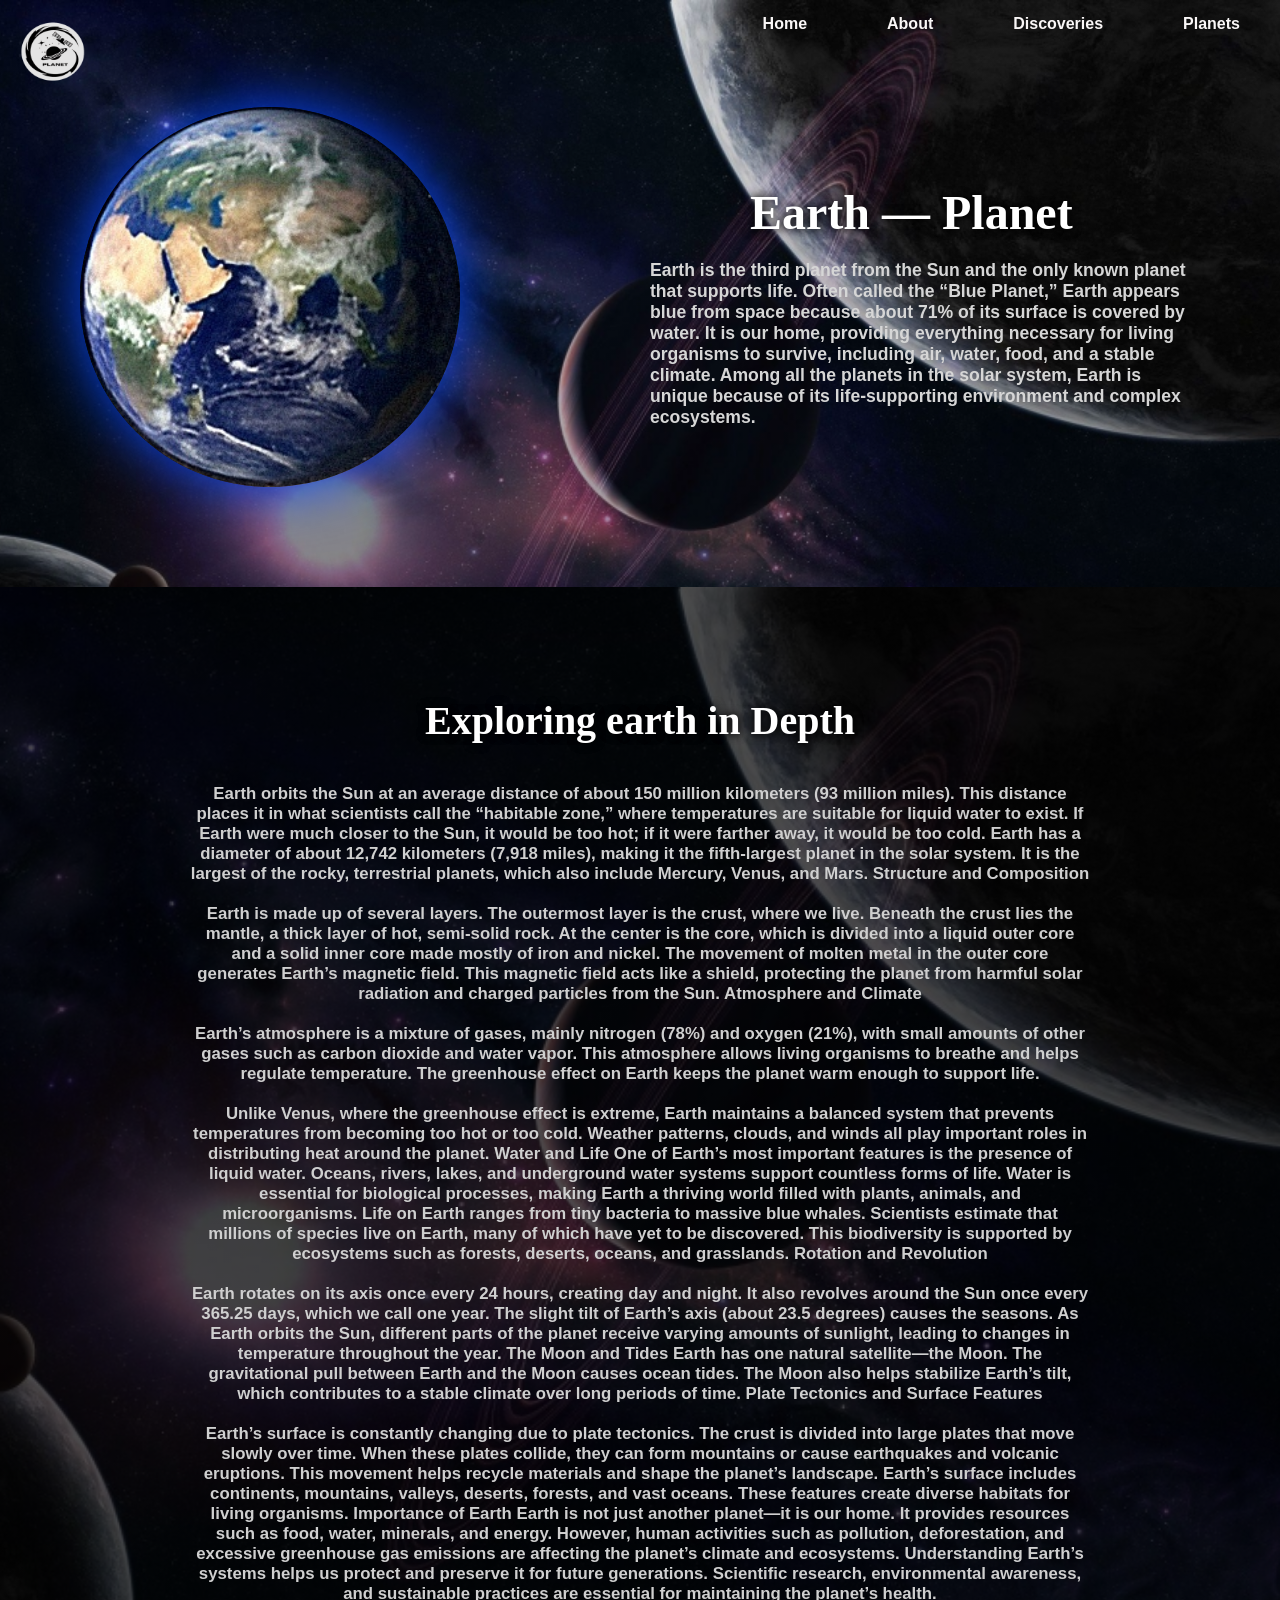
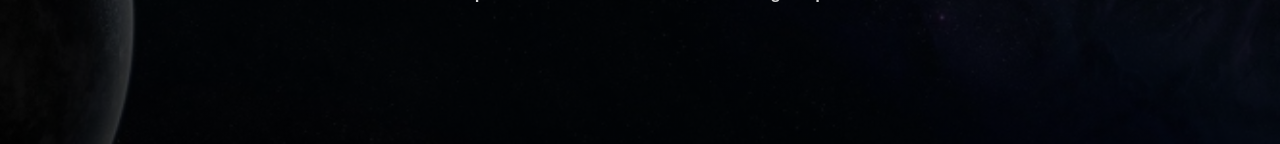
<file: earth.html>
<html>
<head>
<link rel="stylesheet" type ="text/css" href="earth.css">

<title>Discovery
</title>
</head>
	<div class="container"> 
<nav>
	<ul>
        <li><a href="index.html">Home</a></li> 
		<li><a href="About.html">About</a></li>
		<li><a href="discoveries.html">Discoveries</a></li>
		<li><a href="service.html">Planets</a></li>
	</ul>
</nav>
<img src="alzz11.png" alt="">
</div>
</div>
</body>
</html> 

    <div class="hero-container">
        
        <!-- Left Image -->
        <img src="p6.jpg" alt="Earth Planet" class="mars-img">

        <!-- Right Introduction -->
        <div class="intro">
            <h1>Earth — Planet</h1>
            <p>
                Earth is the third planet from the Sun and the only known planet that supports life.
                 Often called the “Blue Planet,” Earth appears blue from space because about 71% of
                  its surface is covered by water. It is our home, providing everything necessary for 
                  living organisms to survive, including air, water, food, and a stable climate. 
                  Among all the planets in the solar system, Earth is unique because of its life-supporting
                   environment and complex ecosystems.
            </p>
        </div>

    </div>
</section>


<!-- ===== ESSAY SECTION ===== -->
<section class="essay-section">
    <h2>Exploring earth in Depth</h2>

    <div class="essay-content">
        <p>
           
        <p>
           Earth orbits the Sun at an average distance of about 150 million kilometers (93 million miles). This distance places it in what scientists call the “habitable zone,” where temperatures are suitable for liquid water to exist. If Earth were much closer to the Sun, it would be too hot; if it were farther away, it would be too cold.

Earth has a diameter of about 12,742 kilometers (7,918 miles), making it the fifth-largest planet in the solar system. It is the largest of the rocky, terrestrial planets, which also include Mercury, Venus, and Mars.

Structure and Composition
<br>
<br>

Earth is made up of several layers. The outermost layer is the crust, where we live. Beneath the crust lies the mantle, a thick layer of hot, semi-solid rock. At the center is the core, which is divided into a liquid outer core and a solid inner core made mostly of iron and nickel.

The movement of molten metal in the outer core generates Earth’s magnetic field. This magnetic field acts like a shield, protecting the planet from harmful solar radiation and charged particles from the Sun.

Atmosphere and Climate
<br>
<br>

Earth’s atmosphere is a mixture of gases, mainly nitrogen (78%) and oxygen (21%), with small amounts of other gases such as carbon dioxide and water vapor. This atmosphere allows living organisms to breathe and helps regulate temperature.

The greenhouse effect on Earth keeps the planet warm enough to support life.

<br>
<br>
Unlike Venus, where the greenhouse effect is extreme, Earth maintains a balanced system that prevents temperatures from becoming too hot or too cold. Weather patterns, clouds, and winds all play important roles in distributing heat around the planet.

Water and Life

One of Earth’s most important features is the presence of liquid water. Oceans, rivers, lakes, and underground water systems support countless forms of life. Water is essential for biological processes, making Earth a thriving world filled with plants, animals, and microorganisms.

Life on Earth ranges from tiny bacteria to massive blue whales. Scientists estimate that millions of species live on Earth, many of which have yet to be discovered. This biodiversity is supported by ecosystems such as forests, deserts, oceans, and grasslands.

Rotation and Revolution
<br>
<br>
Earth rotates on its axis once every 24 hours, creating day and night. It also revolves around the Sun once every 365.25 days, which we call one year. The slight tilt of Earth’s axis (about 23.5 degrees) causes the seasons. As Earth orbits the Sun, different parts of the planet receive varying amounts of sunlight, leading to changes in temperature throughout the year.

The Moon and Tides

Earth has one natural satellite—the Moon. The gravitational pull between Earth and the Moon causes ocean tides. The Moon also helps stabilize Earth’s tilt, which contributes to a stable climate over long periods of time.

Plate Tectonics and Surface Features

<br>
<br>
Earth’s surface is constantly changing due to plate tectonics. The crust is divided into large plates that move slowly over time. When these plates collide, they can form mountains or cause earthquakes and volcanic eruptions. This movement helps recycle materials and shape the planet’s landscape.

Earth’s surface includes continents, mountains, valleys, deserts, forests, and vast oceans. These features create diverse habitats for living organisms.

Importance of Earth

Earth is not just another planet—it is our home. It provides resources such as food, water, minerals, and energy. However, human activities such as pollution, deforestation, and excessive greenhouse gas emissions are affecting the planet’s climate and ecosystems.

Understanding Earth’s systems helps us protect and preserve it for future generations. Scientific research, environmental awareness, and sustainable practices are essential for maintaining the planet’s health.
        </p>
    </div>
</section>

</body>
</html>
</file>
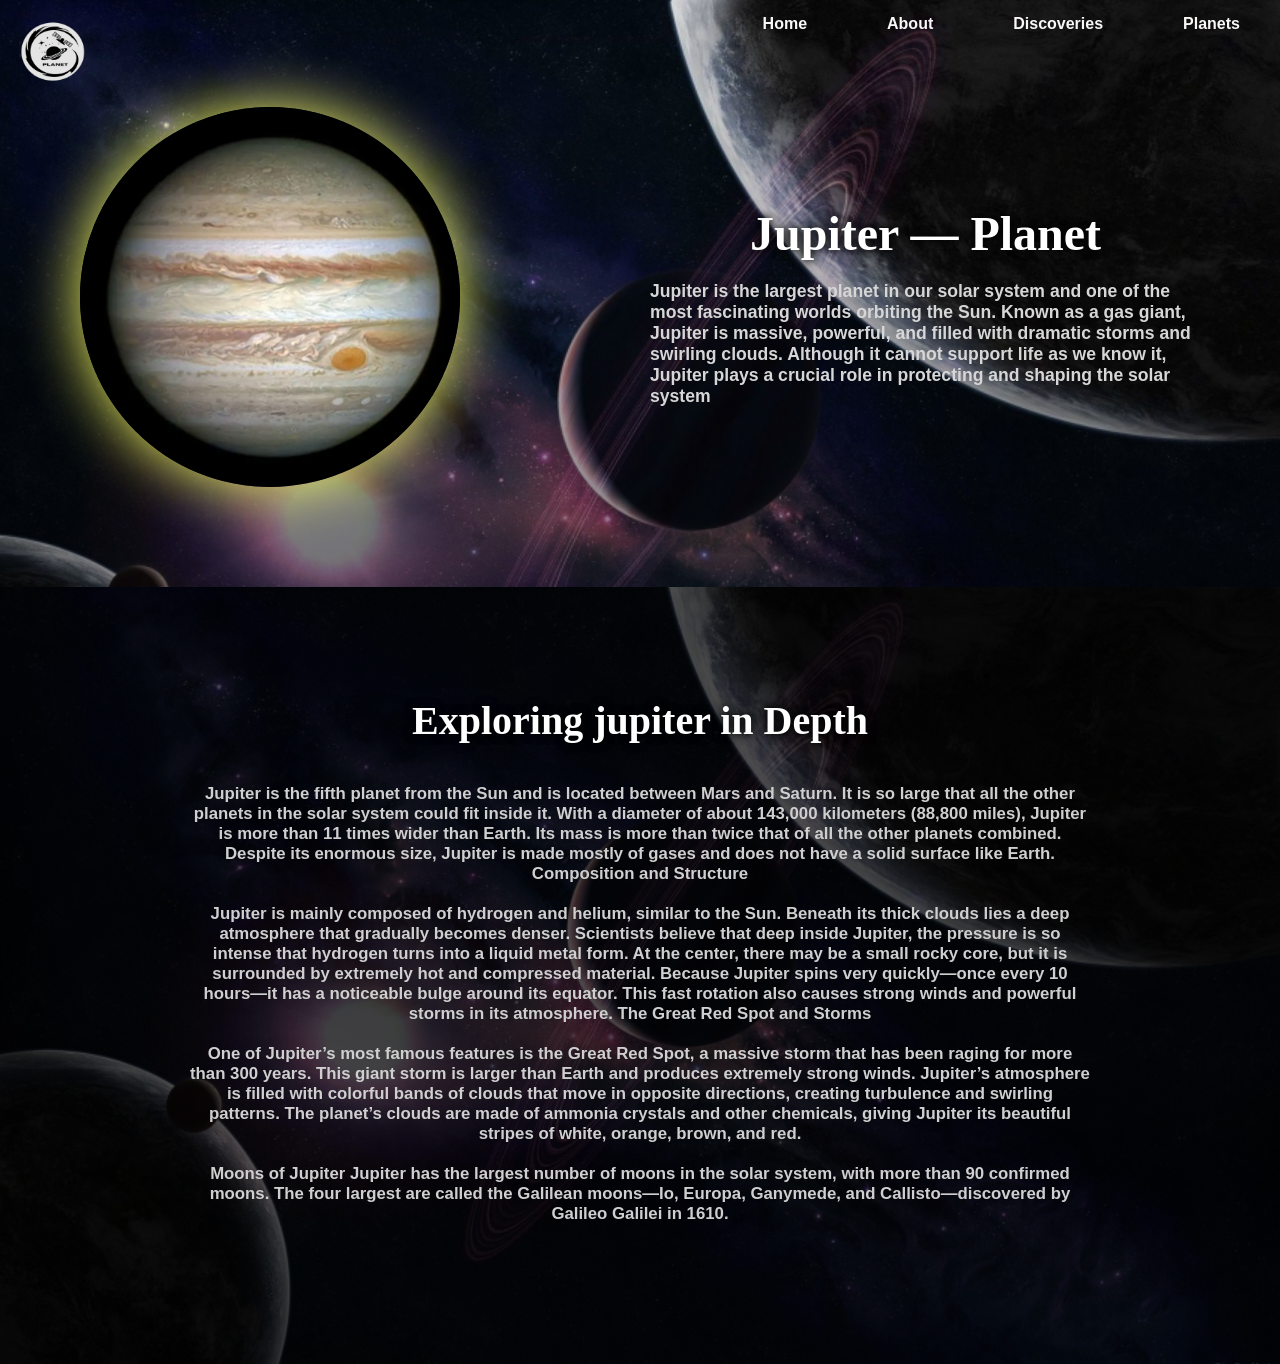
<file: jupiter.html>
<html>
<head>
<link rel="stylesheet" type ="text/css" href="jupiter.css">

<title>Discovery
</title>
</head>
	<div class="container"> 
<nav>
	<ul>
        <li><a href="index.html">Home</a></li> 
		<li><a href="About.html">About</a></li>
		<li><a href="discoveries.html">Discoveries</a></li>
		<li><a href="service.html">Planets</a></li>
	</ul>
</nav>
<img src="alzz11.png" alt="">
</div>
</div>
</body>
</html> 

    <div class="hero-container">
        
        <!-- Left Image -->
        <img src="j1.webp" alt="jupiter Planet" class="mars-img">

        <!-- Right Introduction -->
        <div class="intro">
            <h1>Jupiter — Planet</h1>
            <p>
              Jupiter is the largest planet in our solar system and one of the most fascinating worlds orbiting the Sun.
               Known as a gas giant, Jupiter is massive, powerful, and filled with dramatic storms and swirling clouds.
                Although it cannot support life as we know it, Jupiter plays a crucial role in protecting and shaping
                 the solar system
            </p>
        </div>

    </div>
</section>


<!-- ===== ESSAY SECTION ===== -->
<section class="essay-section">
    <h2>Exploring jupiter in Depth</h2>

    <div class="essay-content">
        <p>
           Jupiter is the fifth planet from the Sun and is located between Mars and Saturn. It is so large that all the other planets in the solar system could fit inside it. With a diameter of about 143,000 kilometers (88,800 miles), Jupiter is more than 11 times wider than Earth. Its mass is more than twice that of all the other planets combined.

Despite its enormous size, Jupiter is made mostly of gases and does not have a solid surface like Earth.

Composition and Structure
<br>
<br>

Jupiter is mainly composed of hydrogen and helium, similar to the Sun. Beneath its thick clouds lies a deep atmosphere that gradually becomes denser. Scientists believe that deep inside Jupiter, the pressure is so intense that hydrogen turns into a liquid metal form. At the center, there may be a small rocky core, but it is surrounded by extremely hot and compressed material.

Because Jupiter spins very quickly—once every 10 hours—it has a noticeable bulge around its equator. This fast rotation also causes strong winds and powerful storms in its atmosphere.

The Great Red Spot and Storms
<br>
<br>

One of Jupiter’s most famous features is the Great Red Spot, a massive storm that has been raging for more than 300 years. This giant storm is larger than Earth and produces extremely strong winds. Jupiter’s atmosphere is filled with colorful bands of clouds that move in opposite directions, creating turbulence and swirling patterns.

The planet’s clouds are made of ammonia crystals and other chemicals, giving Jupiter its beautiful stripes of white, orange, brown, and red.
<br>
<br>

Moons of Jupiter

Jupiter has the largest number of moons in the solar system, with more than 90 confirmed moons. The four largest are called the Galilean moons—Io, Europa, Ganymede, and Callisto—discovered by Galileo Galilei in 1610.
        </p>
    </div>
</section>

</body>
</html>
</file>
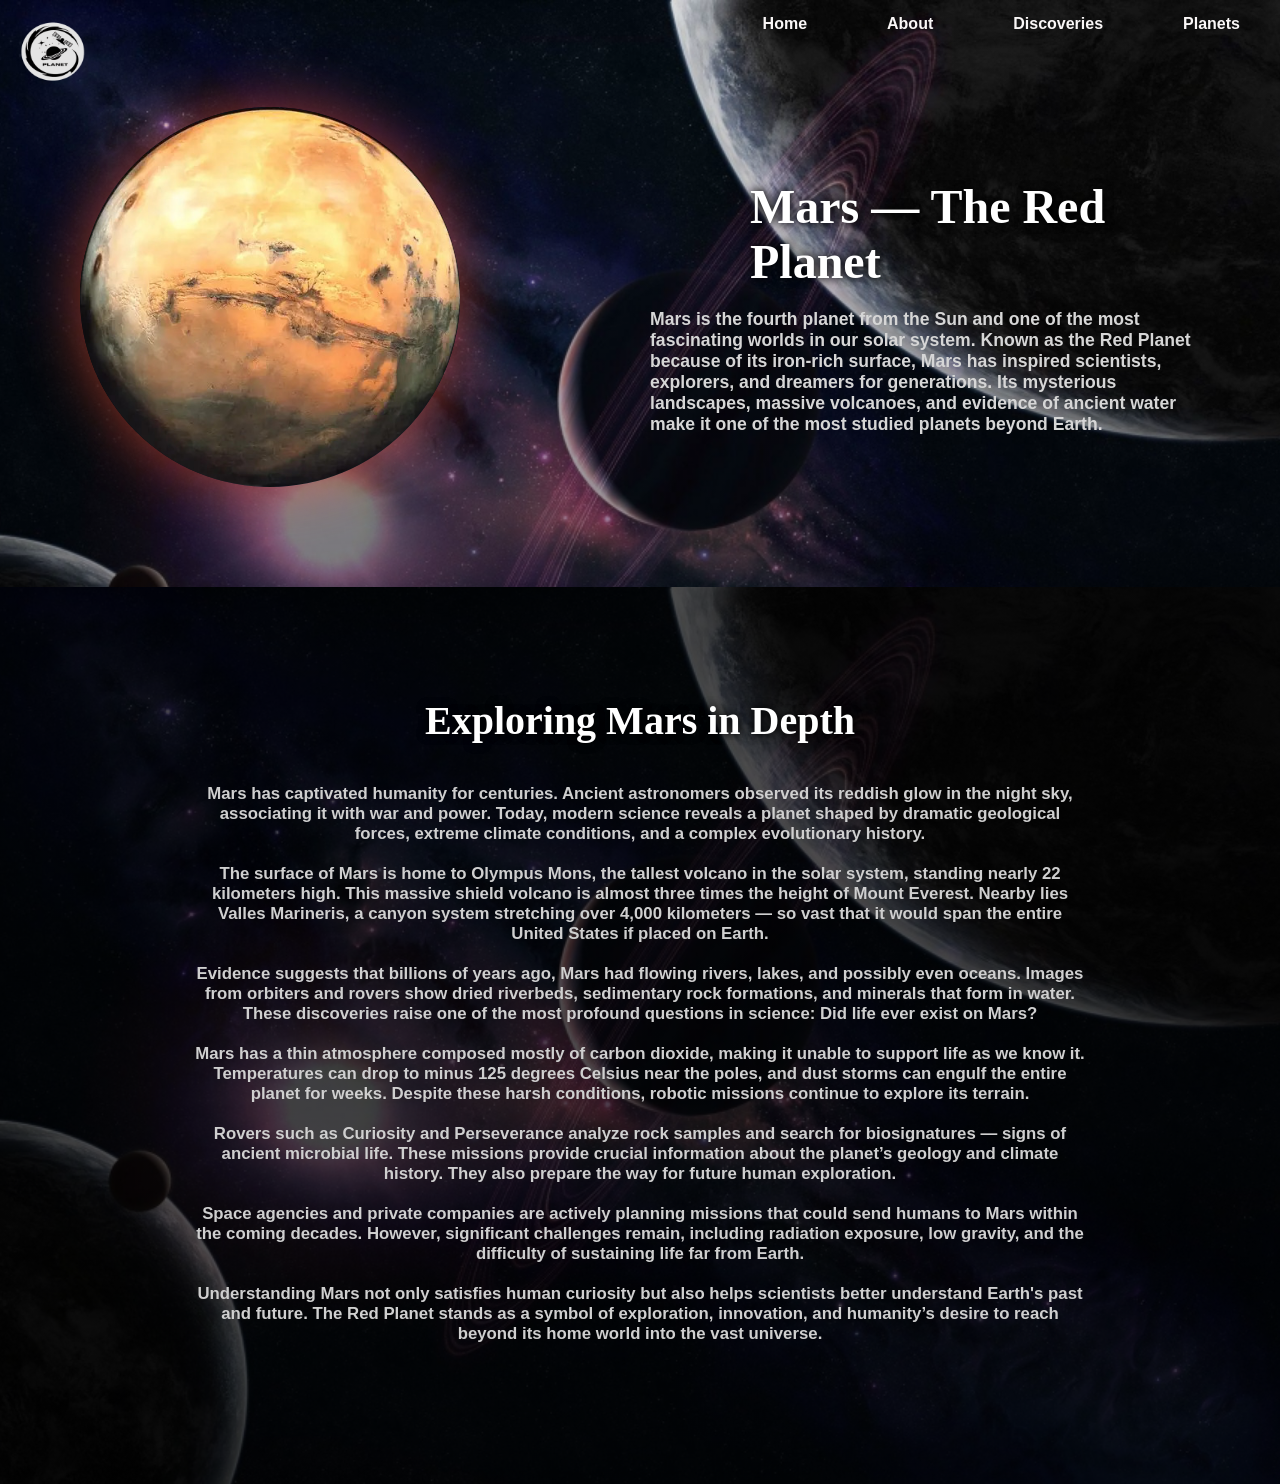
<file: mars.html>
<html>
<head>
<link rel="stylesheet" type ="text/css" href="mars.css">

<title>Discovery
</title>
</head>
	<div class="container"> 
<nav>
	<ul>
        <li><a href="index.html">Home</a></li> 
		<li><a href="About.html">About</a></li>
		<li><a href="discoveries.html">Discoveries</a></li>
		<li><a href="service.html">Planets</a></li>
	</ul>
</nav>
<img src="alzz11.png" alt="">
</div>
</div>
</body>
</html> 

    <div class="hero-container">
        
        <!-- Left Image -->
        <img src="mars.jpg" alt="Mars Planet" class="mars-img">

        <!-- Right Introduction -->
        <div class="intro">
            <h1>Mars — The Red Planet</h1>
            <p>
                Mars is the fourth planet from the Sun and one of the most fascinating worlds in our solar system. 
                Known as the Red Planet because of its iron-rich surface, Mars has inspired scientists, explorers, 
                and dreamers for generations. Its mysterious landscapes, massive volcanoes, and evidence of ancient 
                water make it one of the most studied planets beyond Earth.
            </p>
        </div>

    </div>
</section>


<!-- ===== ESSAY SECTION ===== -->
<section class="essay-section">
    <h2>Exploring Mars in Depth</h2>

    <div class="essay-content">
        <p>
            Mars has captivated humanity for centuries. Ancient astronomers observed its reddish glow in the night sky, 
            associating it with war and power. Today, modern science reveals a planet shaped by dramatic geological forces, 
            extreme climate conditions, and a complex evolutionary history.
        </p>

        <p>
            The surface of Mars is home to Olympus Mons, the tallest volcano in the solar system, standing nearly 
            22 kilometers high. This massive shield volcano is almost three times the height of Mount Everest. 
            Nearby lies Valles Marineris, a canyon system stretching over 4,000 kilometers — so vast that it would 
            span the entire United States if placed on Earth.
        </p>

        <p>
            Evidence suggests that billions of years ago, Mars had flowing rivers, lakes, and possibly even oceans. 
            Images from orbiters and rovers show dried riverbeds, sedimentary rock formations, and minerals that form in water. 
            These discoveries raise one of the most profound questions in science: Did life ever exist on Mars?
        </p>

        <p>
            Mars has a thin atmosphere composed mostly of carbon dioxide, making it unable to support life as we know it. 
            Temperatures can drop to minus 125 degrees Celsius near the poles, and dust storms can engulf the entire planet 
            for weeks. Despite these harsh conditions, robotic missions continue to explore its terrain.
        </p>

        <p>
            Rovers such as Curiosity and Perseverance analyze rock samples and search for biosignatures — signs of ancient 
            microbial life. These missions provide crucial information about the planet’s geology and climate history. 
            They also prepare the way for future human exploration.
        </p>

        <p>
            Space agencies and private companies are actively planning missions that could send humans to Mars within 
            the coming decades. However, significant challenges remain, including radiation exposure, low gravity, 
            and the difficulty of sustaining life far from Earth.
        </p>

        <p>
            Understanding Mars not only satisfies human curiosity but also helps scientists better understand Earth's past 
            and future. The Red Planet stands as a symbol of exploration, innovation, and humanity’s desire to reach beyond 
            its home world into the vast universe.
        </p>
    </div>
</section>

</body>
</html>
</file>
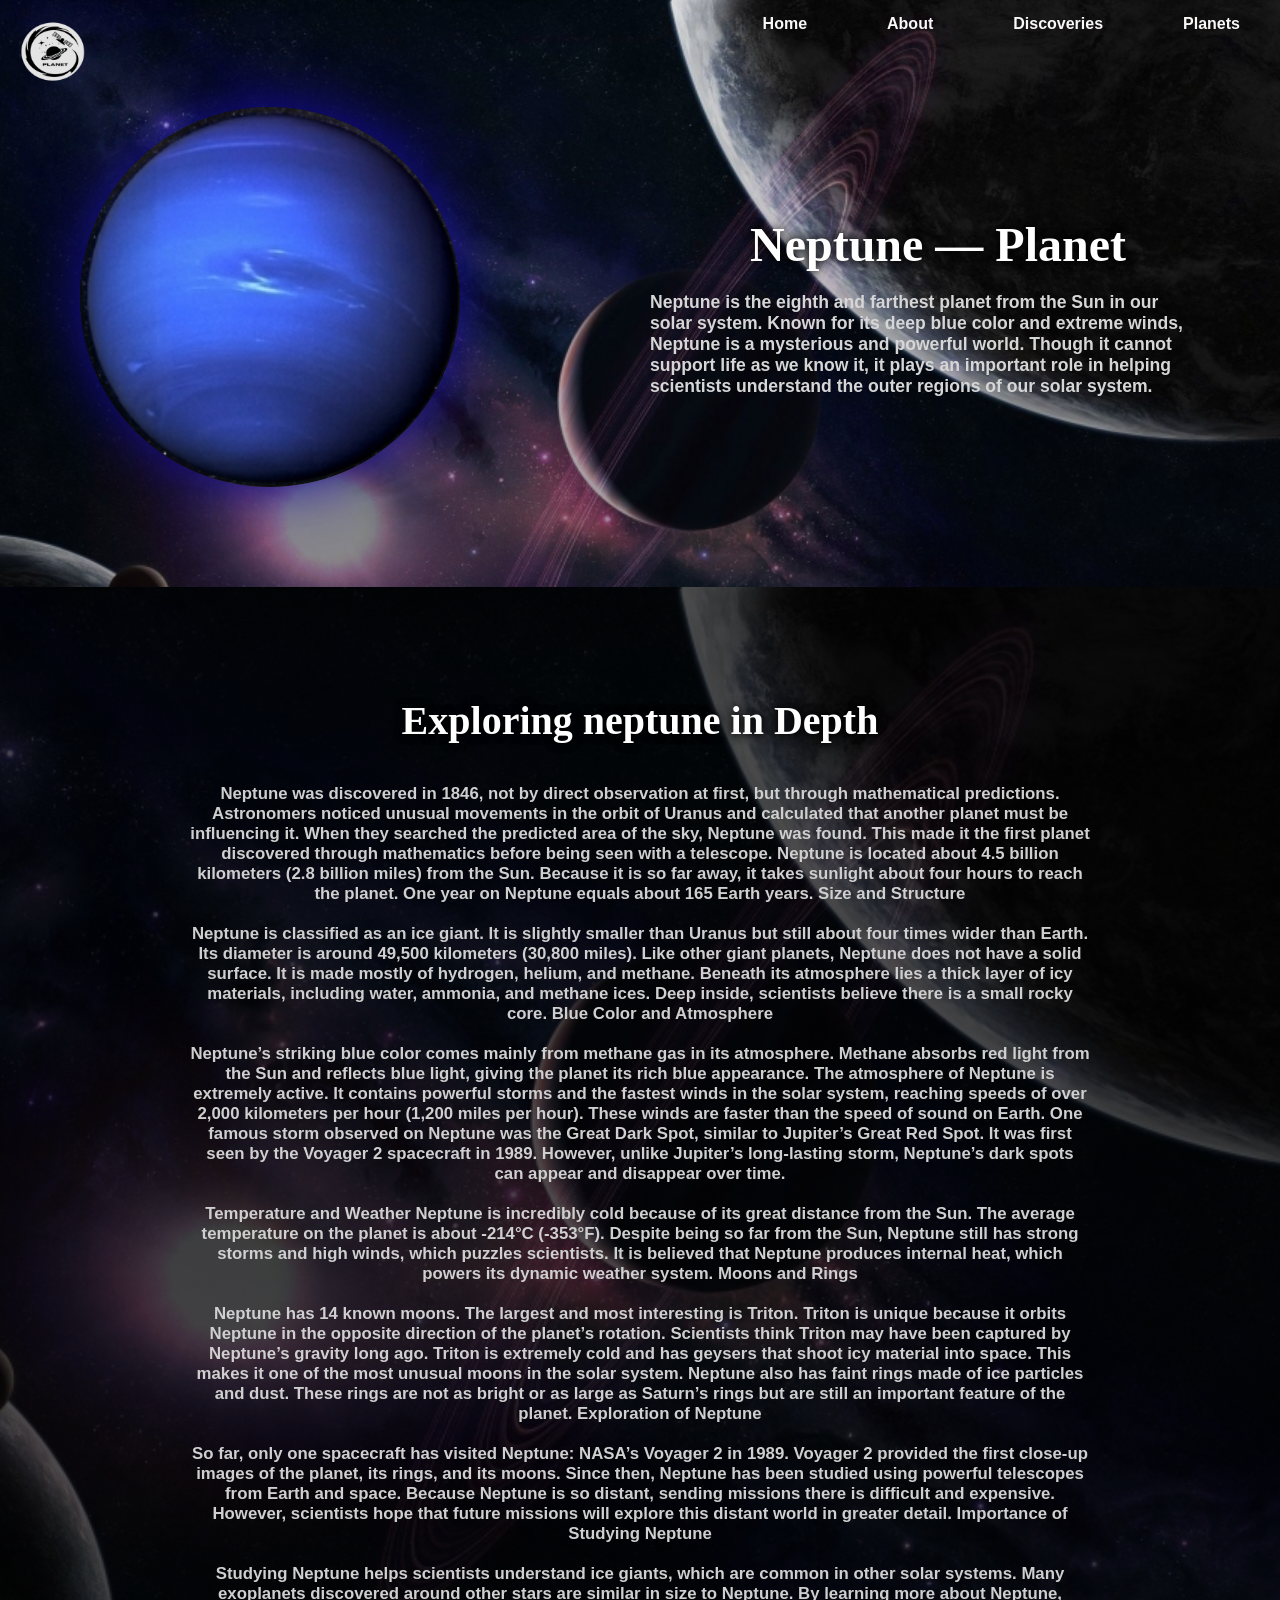
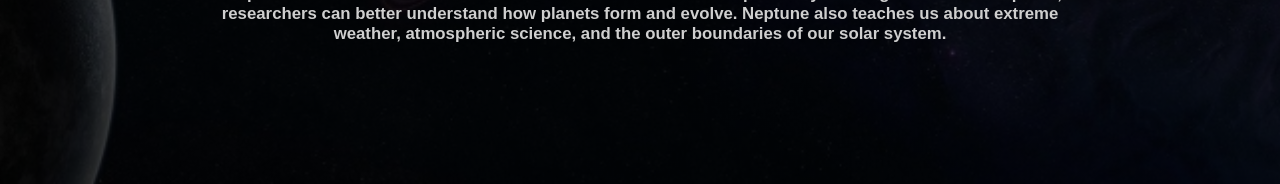
<file: NEP.html>
<html>
<head>
<link rel="stylesheet" type ="text/css" href="NEP.css">

<title>Discovery
</title>
</head>
	<div class="container"> 
<nav>
	<ul>
        <li><a href="index.html">Home</a></li> 
		<li><a href="About.html">About</a></li>
		<li><a href="discoveries.html">Discoveries</a></li>
		<li><a href="service.html">Planets</a></li>
	</ul>
</nav>
<img src="alzz11.png" alt="">
</div>
</div>
</body>
</html> 

    <div class="hero-container">
        
        <!-- Left Image -->
        <img src="p5.jpg" alt="Neptune Planet" class="mars-img">

        <!-- Right Introduction -->
        <div class="intro">
            <h1>Neptune —  Planet</h1>
            <p>
               Neptune is the eighth and farthest planet from the Sun in our solar system.
                Known for its deep blue color and extreme winds, Neptune is a mysterious and powerful world.
                 Though it cannot support life as we know it, it plays an important role in helping scientists
                  understand the outer regions of our solar system.
            </p>
        </div>

    </div>
</section>


<!-- ===== ESSAY SECTION ===== -->
<section class="essay-section">
    <h2>Exploring neptune in Depth</h2>

    <div class="essay-content">
        <p>
           Neptune was discovered in 1846, not by direct observation at first, but through mathematical predictions. Astronomers noticed unusual movements in the orbit of Uranus and calculated that another planet must be influencing it. When they searched the predicted area of the sky, Neptune was found. This made it the first planet discovered through mathematics before being seen with a telescope.

Neptune is located about 4.5 billion kilometers (2.8 billion miles) from the Sun. Because it is so far away, it takes sunlight about four hours to reach the planet. One year on Neptune equals about 165 Earth years.

Size and Structure
<br>
<br>
Neptune is classified as an ice giant. It is slightly smaller than Uranus but still about four times wider than Earth. Its diameter is around 49,500 kilometers (30,800 miles).

Like other giant planets, Neptune does not have a solid surface. It is made mostly of hydrogen, helium, and methane. Beneath its atmosphere lies a thick layer of icy materials, including water, ammonia, and methane ices. Deep inside, scientists believe there is a small rocky core.

Blue Color and Atmosphere
<br>
<br>
Neptune’s striking blue color comes mainly from methane gas in its atmosphere. Methane absorbs red light from the Sun and reflects blue light, giving the planet its rich blue appearance.

The atmosphere of Neptune is extremely active. It contains powerful storms and the fastest winds in the solar system, reaching speeds of over 2,000 kilometers per hour (1,200 miles per hour). These winds are faster than the speed of sound on Earth.

One famous storm observed on Neptune was the Great Dark Spot, similar to Jupiter’s Great Red Spot. It was first seen by the Voyager 2 spacecraft in 1989. However, unlike Jupiter’s long-lasting storm, Neptune’s dark spots can appear and disappear over time.
<br>
<br>
Temperature and Weather

Neptune is incredibly cold because of its great distance from the Sun. The average temperature on the planet is about -214°C (-353°F). Despite being so far from the Sun, Neptune still has strong storms and high winds, which puzzles scientists. It is believed that Neptune produces internal heat, which powers its dynamic weather system.

Moons and Rings
<br>
<br>
Neptune has 14 known moons. The largest and most interesting is Triton. Triton is unique because it orbits Neptune in the opposite direction of the planet’s rotation. Scientists think Triton may have been captured by Neptune’s gravity long ago.

Triton is extremely cold and has geysers that shoot icy material into space. This makes it one of the most unusual moons in the solar system.

Neptune also has faint rings made of ice particles and dust. These rings are not as bright or as large as Saturn’s rings but are still an important feature of the planet.

Exploration of Neptune
<br>
<br>
So far, only one spacecraft has visited Neptune: NASA’s Voyager 2 in 1989. Voyager 2 provided the first close-up images of the planet, its rings, and its moons. Since then, Neptune has been studied using powerful telescopes from Earth and space.

Because Neptune is so distant, sending missions there is difficult and expensive. However, scientists hope that future missions will explore this distant world in greater detail.

Importance of Studying Neptune
<br>
<br>
Studying Neptune helps scientists understand ice giants, which are common in other solar systems. Many exoplanets discovered around other stars are similar in size to Neptune. By learning more about Neptune, researchers can better understand how planets form and evolve.

Neptune also teaches us about extreme weather, atmospheric science, and the outer boundaries of our solar system.
        </p>
    </div>
</section>

</body>
</html>
</file>
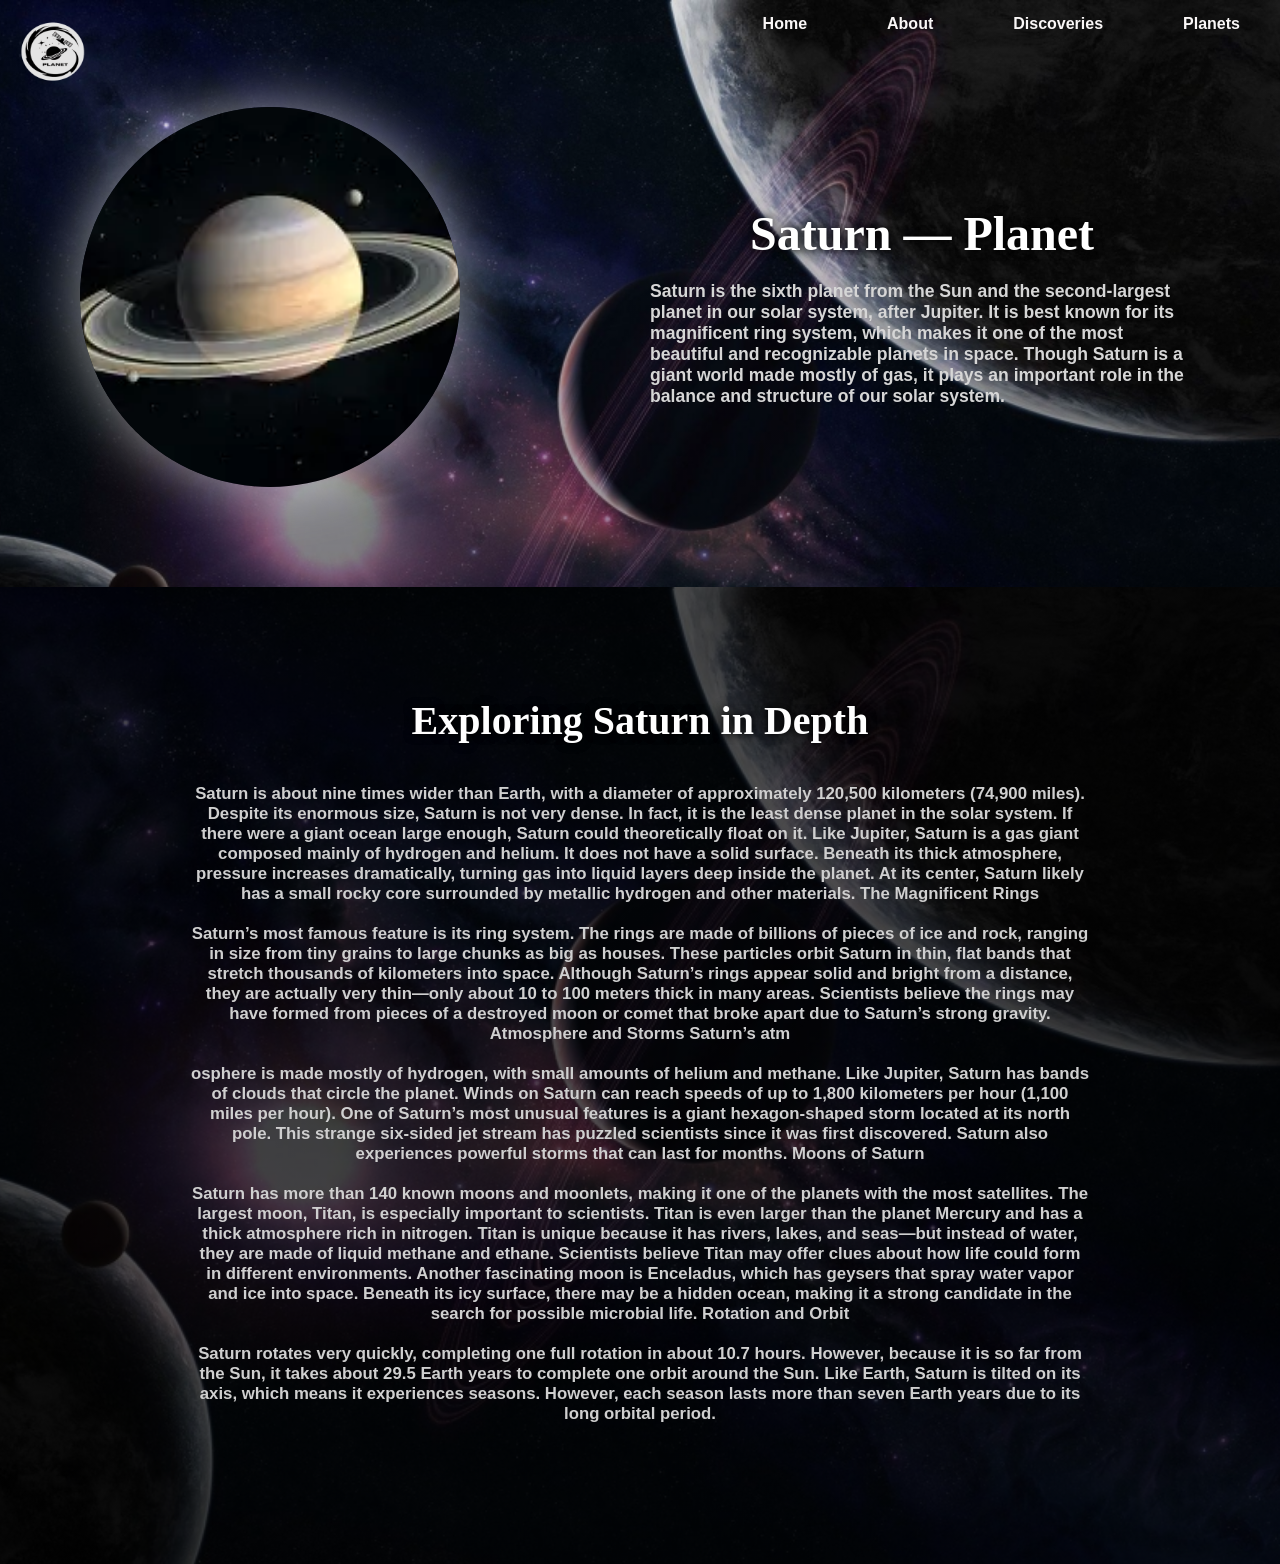
<file: saturn.html>
<html>
<head>
<link rel="stylesheet" type ="text/css" href="saturn.css">

<title>Discovery
</title>
</head>
	<div class="container"> 
<nav>
	<ul>
        <li><a href="index.html">Home</a></li> 
		<li><a href="About.html">About</a></li>
		<li><a href="discoveries.html">Discoveries</a></li>
		<li><a href="service.html">Planets</a></li>
	</ul>
</nav>
<img src="alzz11.png" alt="">
</div>
</div>
</body>
</html> 

    <div class="hero-container">
        
        <!-- Left Image -->
        <img src="saturn.webp" alt="saturn Planet" class="mars-img">

        <!-- Right Introduction -->
        <div class="intro">
            <h1>Saturn —  Planet</h1>
            <p>
               Saturn is the sixth planet from the Sun and the second-largest planet in our solar system,
                after Jupiter. It is best known for its magnificent ring system, which makes it one of 
                the most beautiful and recognizable planets in space. Though Saturn is a giant world made mostly of gas,
                 it plays an important role in the balance and structure of our solar system.
            </p>
        </div>

    </div>
</section>


<!-- ===== ESSAY SECTION ===== -->
<section class="essay-section">
    <h2>Exploring Saturn in Depth</h2>

    <div class="essay-content">
        <p>
         Saturn is about nine times wider than Earth, with a diameter of approximately 120,500 kilometers (74,900 miles). Despite its enormous size, Saturn is not very dense. In fact, it is the least dense planet in the solar system. If there were a giant ocean large enough, Saturn could theoretically float on it.

Like Jupiter, Saturn is a gas giant composed mainly of hydrogen and helium. It does not have a solid surface. Beneath its thick atmosphere, pressure increases dramatically, turning gas into liquid layers deep inside the planet. At its center, Saturn likely has a small rocky core surrounded by metallic hydrogen and other materials.

The Magnificent Rings
<br>
<br>
Saturn’s most famous feature is its ring system. The rings are made of billions of pieces of ice and rock, ranging in size from tiny grains to large chunks as big as houses. These particles orbit Saturn in thin, flat bands that stretch thousands of kilometers into space.

Although Saturn’s rings appear solid and bright from a distance, they are actually very thin—only about 10 to 100 meters thick in many areas. Scientists believe the rings may have formed from pieces of a destroyed moon or comet that broke apart due to Saturn’s strong gravity.

Atmosphere and Storms

Saturn’s atm<br>
<br>osphere is made mostly of hydrogen, with small amounts of helium and methane. Like Jupiter, Saturn has bands of clouds that circle the planet. Winds on Saturn can reach speeds of up to 1,800 kilometers per hour (1,100 miles per hour).

One of Saturn’s most unusual features is a giant hexagon-shaped storm located at its north pole. This strange six-sided jet stream has puzzled scientists since it was first discovered. Saturn also experiences powerful storms that can last for months.

Moons of Saturn
<br>
<br>
Saturn has more than 140 known moons and moonlets, making it one of the planets with the most satellites. The largest moon, Titan, is especially important to scientists. Titan is even larger than the planet Mercury and has a thick atmosphere rich in nitrogen.

Titan is unique because it has rivers, lakes, and seas—but instead of water, they are made of liquid methane and ethane. Scientists believe Titan may offer clues about how life could form in different environments.

Another fascinating moon is Enceladus, which has geysers that spray water vapor and ice into space. Beneath its icy surface, there may be a hidden ocean, making it a strong candidate in the search for possible microbial life.

Rotation and Orbit
<br>
<br>
Saturn rotates very quickly, completing one full rotation in about 10.7 hours. However, because it is so far from the Sun, it takes about 29.5 Earth years to complete one orbit around the Sun.

Like Earth, Saturn is tilted on its axis, which means it experiences seasons. However, each season lasts more than seven Earth years due to its long orbital period.
           
        </p>
    </div>
</section>

</body>
</html>
</file>
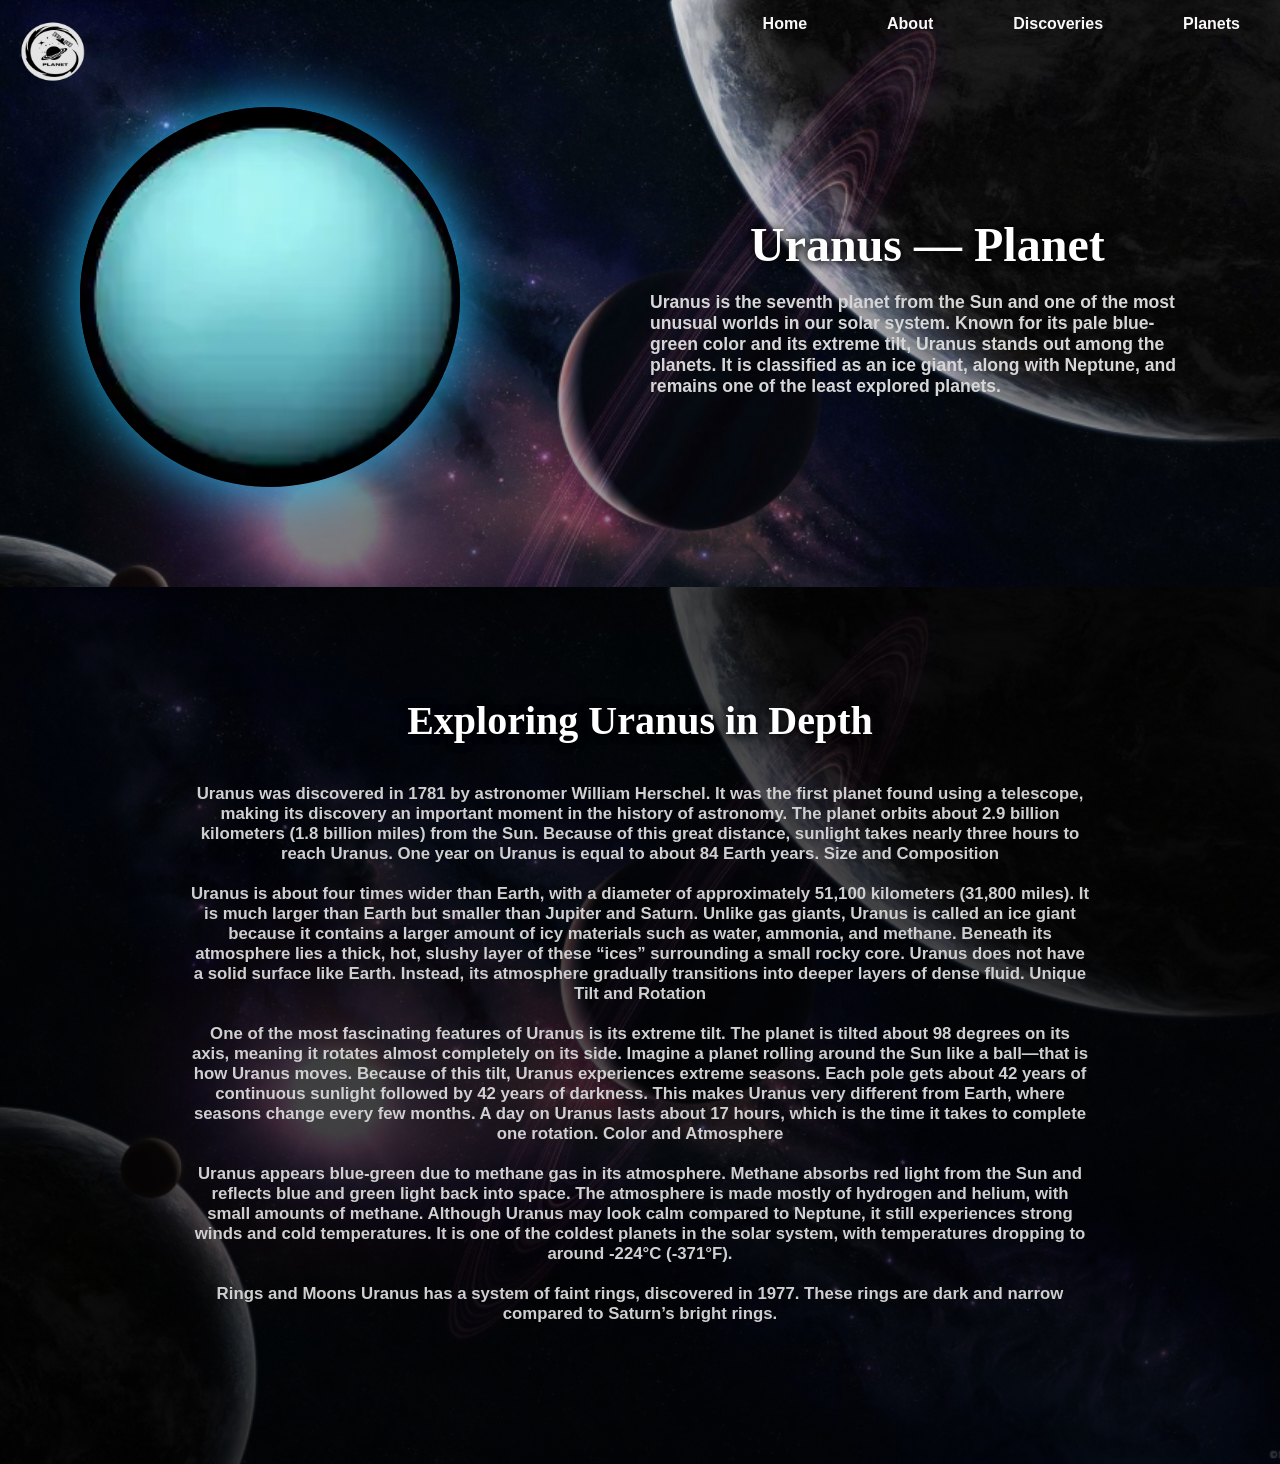
<file: uranus.html>
<html>
<head>
<link rel="stylesheet" type ="text/css" href="uranus.css">

<title>Discovery
</title>
</head>
	<div class="container"> 
<nav>
	<ul>
        <li><a href="index.html">Home</a></li> 
		<li><a href="About.html">About</a></li>
		<li><a href="discoveries.html">Discoveries</a></li>
		<li><a href="service.html">Planets</a></li>
	</ul>
</nav>
<img src="alzz11.png" alt="">
</div>
</div>
</body>
</html> 

    <div class="hero-container">
        
        <!-- Left Image -->
        <img src="URANUS.webp" alt="Uranus Planet" class="mars-img">

        <!-- Right Introduction -->
        <div class="intro">
            <h1>Uranus — Planet</h1>
            <p>
                Uranus is the seventh planet from the Sun and one of the most unusual worlds in our solar system.
                 Known for its pale blue-green color and its extreme tilt, Uranus stands out among the planets. 
                 It is classified as an ice giant, along with Neptune, and remains one of the least explored planets.
            </p>
        </div>

    </div>
</section>


<!-- ===== ESSAY SECTION ===== -->
<section class="essay-section">
    <h2>Exploring Uranus in Depth</h2>

    <div class="essay-content">
        <p>
          Uranus was discovered in 1781 by astronomer William Herschel. It was the first planet found using a telescope, making its discovery an important moment in the history of astronomy.

The planet orbits about 2.9 billion kilometers (1.8 billion miles) from the Sun. Because of this great distance, sunlight takes nearly three hours to reach Uranus. One year on Uranus is equal to about 84 Earth years.

Size and Composition
<br>
<br>
Uranus is about four times wider than Earth, with a diameter of approximately 51,100 kilometers (31,800 miles). It is much larger than Earth but smaller than Jupiter and Saturn.

Unlike gas giants, Uranus is called an ice giant because it contains a larger amount of icy materials such as water, ammonia, and methane. Beneath its atmosphere lies a thick, hot, slushy layer of these “ices” surrounding a small rocky core.

Uranus does not have a solid surface like Earth. Instead, its atmosphere gradually transitions into deeper layers of dense fluid.

Unique Tilt and Rotation
<br>
<br>
One of the most fascinating features of Uranus is its extreme tilt. The planet is tilted about 98 degrees on its axis, meaning it rotates almost completely on its side. Imagine a planet rolling around the Sun like a ball—that is how Uranus moves.

Because of this tilt, Uranus experiences extreme seasons. Each pole gets about 42 years of continuous sunlight followed by 42 years of darkness. This makes Uranus very different from Earth, where seasons change every few months.

A day on Uranus lasts about 17 hours, which is the time it takes to complete one rotation.

Color and Atmosphere
<br>
<br>
Uranus appears blue-green due to methane gas in its atmosphere. Methane absorbs red light from the Sun and reflects blue and green light back into space.

The atmosphere is made mostly of hydrogen and helium, with small amounts of methane. Although Uranus may look calm compared to Neptune, it still experiences strong winds and cold temperatures. It is one of the coldest planets in the solar system, with temperatures dropping to around -224°C (-371°F).
<br>
<br>
Rings and Moons

Uranus has a system of faint rings, discovered in 1977. These rings are dark and narrow compared to Saturn’s bright rings.
        </p>
    </div>
</section>

</body>
</html>
</file>
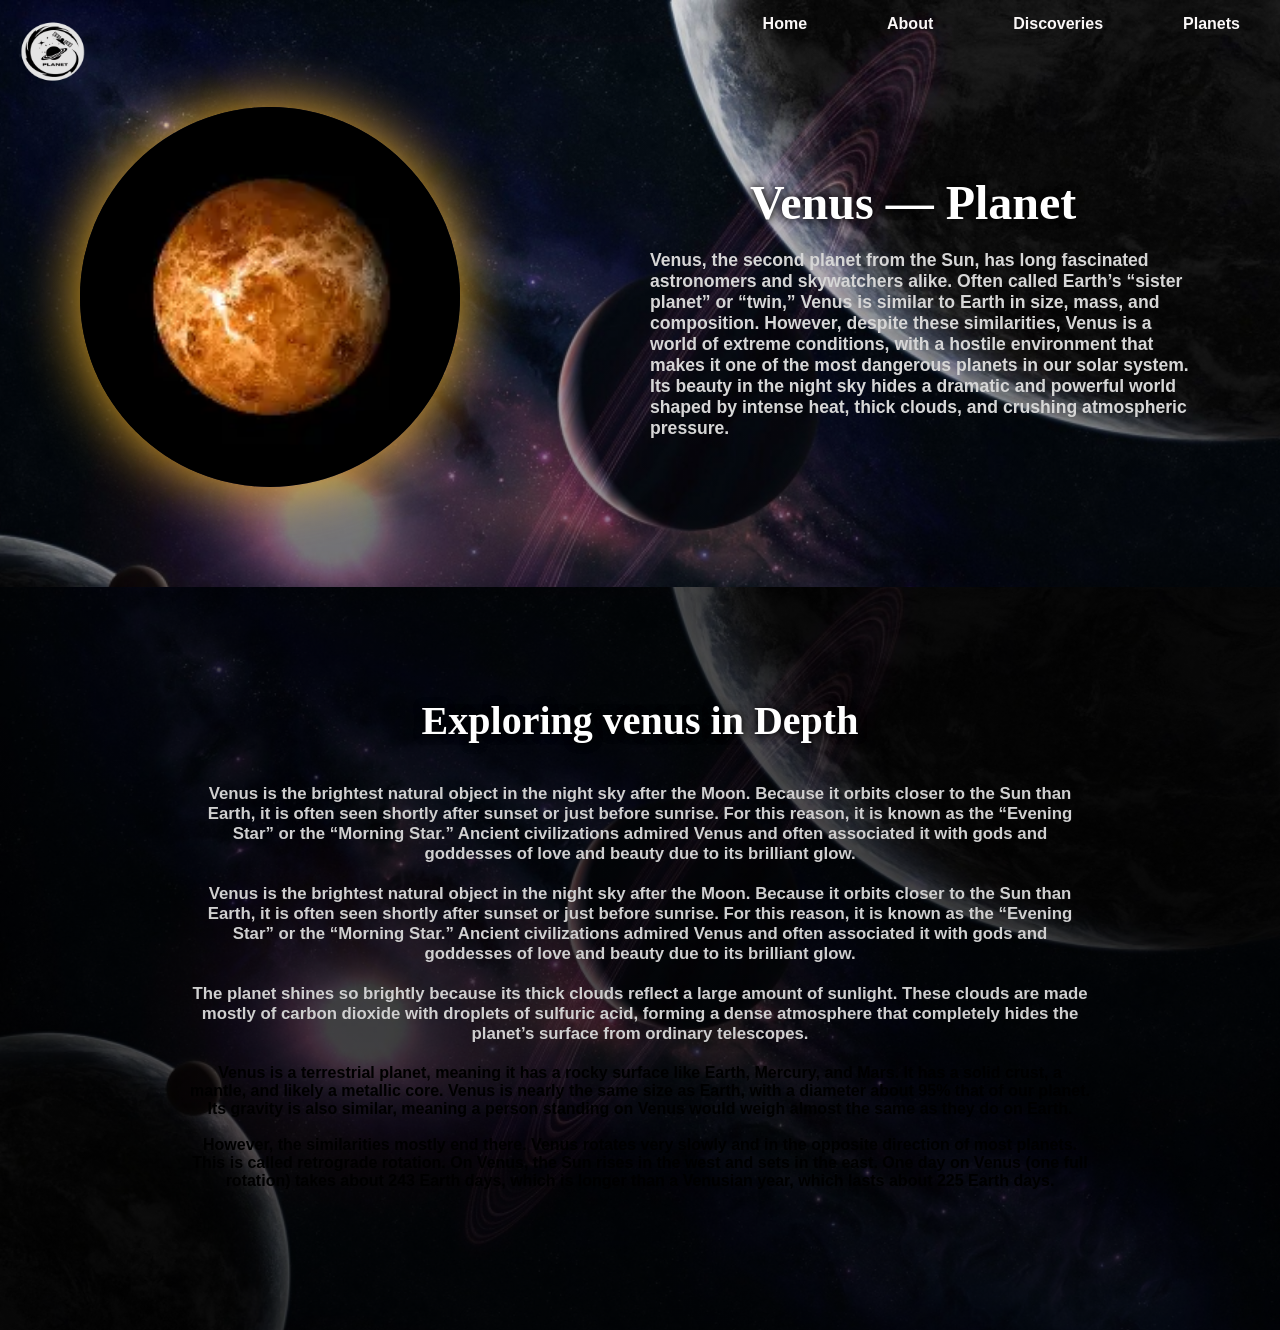
<file: venus.html>
<html>
<head>
<link rel="stylesheet" type ="text/css" href="venus.css">

<title>Discovery
</title>
</head>
	<div class="container"> 
<nav>
	<ul>
        <li><a href="index.html">Home</a></li> 
		<li><a href="About.html">About</a></li>
		<li><a href="discoveries.html">Discoveries</a></li>
		<li><a href="service.html">Planets</a></li>
	</ul>
</nav>
<img src="alzz11.png" alt="">
</div>
</div>
</body>
</html> 

    <div class="hero-container">
        
        <!-- Left Image -->
        <img src="venus.webp" alt="Vanus Planet" class="mars-img">

        <!-- Right Introduction -->
        <div class="intro">
            <h1>Venus — Planet</h1>
            <p>
                Venus, the second planet from the Sun, has long fascinated astronomers and skywatchers alike.
                 Often called Earth’s “sister planet” or “twin,” Venus is similar to Earth in size, mass,
                  and composition. However, despite these similarities, Venus is a world of extreme conditions,
                   with a hostile environment that makes it one of the most dangerous planets in our solar system.
                    Its beauty in the night sky hides a dramatic and powerful world shaped by intense heat, thick clouds,
                     and crushing atmospheric pressure.
            </p>
        </div>

    </div>
</section>


<!-- ===== ESSAY SECTION ===== -->
<section class="essay-section">
    <h2>Exploring venus in Depth</h2>

    <div class="essay-content">
        <p>
          Venus is the brightest natural object in the night sky after the Moon. Because it orbits closer
           to the Sun than Earth, it is often seen shortly after sunset or just before sunrise. For this reason,
            it is known as the “Evening Star” or the “Morning Star.” Ancient civilizations admired Venus and often 
            associated it with gods and goddesses of love and beauty due to its brilliant glow.
        </p>

        <p>
        Venus is the brightest natural object in the night sky after the Moon. Because it orbits closer to the Sun 
        than Earth, it is often seen shortly after sunset or just before sunrise. For this reason, it is known as 
        the “Evening Star” or the “Morning Star.” Ancient civilizations admired Venus and often associated it with
         gods and goddesses of love and beauty due to its brilliant glow.
<br>
<br>
The planet shines so brightly because its thick clouds reflect a large amount of sunlight. These clouds are made mostly 
of carbon dioxide with droplets of sulfuric acid, forming a dense atmosphere that completely hides the planet’s surface
    from ordinary telescopes.
        </p>
        Venus is a terrestrial planet, meaning it has a rocky surface like Earth, Mercury, and Mars. It has a solid crust,
         a mantle, and likely a metallic core. Venus is nearly the same size as Earth, with a diameter about 95% that of 
         our planet. Its gravity is also similar, meaning a person standing on Venus would weigh almost the same as they 
         do on Earth.
<br>
<br>
However, the similarities mostly end there. Venus rotates very slowly and in the opposite direction of most planets.
 This is called retrograde rotation. On Venus, the Sun rises in the west and sets in the east. One day on Venus
  (one full rotation) takes about 243 Earth days, which is longer than a Venusian year, which lasts about 225 Earth days.
        </p>
    </div>
</section>

</body>
</html>
</file>
<file: earth.css>
img {
    width: 7%;
    object-fit: contain;
    margin-top: -15;
}

body{
	background:url(x1.jpg);
     border-radius: black 10px; 
	background-repeat: repeat;
	background-size: cover;
     border-image: fill 100
    linear-gradient(rgba(0, 0, 0, 0.067), #000000);

	background-position: center;
    background-attachment: fixed;


}
.div2{

    border-image: fill 0 
    linear-gradient(#0001, #000);


}
.blurred-element {

  border-radius: 100px;
  backdrop-filter: blur(10px);
  height: 450px;
  background-color: rgba(255, 255, 255, 0.1);
  overflow: hidden;
  margin-top: 20px;
  box-shadow: 0 0 30px rgba(255, 255, 255, 0.5);
  position: relative; /* Allows independent positioning/movement */
  
}
.blurred-element2 {

  border-radius: 100px;
  backdrop-filter: blur(10px);
  height: 430px;
  background-color: rgba(255, 255, 255, 0.1);
  overflow: hidden;
  margin-top: 20px;
  box-shadow: 0 0 30px rgba(255, 255, 255, 0.5);
  position: relative; /* Allows independent positioning/movement */
}
.blurred-element3 {

  border-radius: 100px;
  backdrop-filter: blur(10px);
  height: 500px;
  background-color: rgba(255, 255, 255, 0.1);
  overflow: hidden;
  margin-top: 20px;
  box-shadow: 0 0 30px rgba(255, 255, 255, 0.5);
  position: relative; /* Allows independent positioning/movement */
}
h1{
               font-weight: bold;
  color: rgb(255, 255, 255);
  background-color: NONE;
  padding: 0px;
  text-align: left;
  margin-top: 30;
  margin-left: 100;
 text-align: left;
 font-family: 'Times New Roman', Times, serif;
  text-shadow: 0 0 10px rgba(0, 0, 0, 0.745),
  0 0 10px rgba(0, 0, 0, 0.76);
  font-size: 90px;
 
}
h2{
               font-weight: bold;
  color: rgb(255, 255, 255);
  background-color: NONE;
  padding: 0px;
  text-align: left;
  margin-top: -10;
  margin-left: 140;
 text-align: left;
 font-family: 'Times New Roman', Times, serif;
  text-shadow: 0 0 10px rgba(0, 0, 0, 0.745),
  0 0 10px rgba(0, 0, 0, 0.76);
  font-size: 23px;
        }


H3{
     font-weight: bold;
  color: rgb(253, 253, 253);
  background-color: NONE;
  padding: 0px;
  text-align: left;
  margin-left: 500;
 font:  bold 16px georgia ;
   text-shadow: 0 0 10px rgb(8, 0, 100);
  font-size: 60px;
  margin-top: 30;

}
h6{
      font-weight: bold;
  color: rgb(255, 255, 255);
  background-color: NONE;
  padding: 0px;
  text-align: left;
  margin-top: 40;
  margin-left: 120;
  font: bold 16px georgia ;
  text-shadow: 0 0 10px rgb(10, 10, 10);
 
  font-size: 14px;
}
*{
    font-family: Verdana, Geneva, Tahoma, sans-serif;
    margin: 0;
    padding: 0;
    text-shadow: #ccc;
    font-variant: inherit;
    font-weight: bolder;
}
.container {
    padding: 15px 0;
    background-size: contain;
        background-attachment: fixed;
    
}
.container{
    
    padding: 15px 0;
}
a{
	text-decoration: none;
    color: rgb(250, 247, 247);
	text-transform:none;
	transition: 0.25s ease;
	font-style: bold;
        background-attachment: fixed;
}
ul{
	display: flex;
	flex-wrap: wrap;
	list-style: none;
}

ul li {
	text-decoration: none;
	margin: 0 0.7em 0 0.75em;
}

ul:hover a:hover {
	color: #00c3ff;
	box-shadow: 0 2px 0 0 currentColor;

}
.container ul {
    bottom: 10px;
    list-style: none;
    margin: 0;
    padding: -10;
    display: flex;
    justify-content: right;
}
.container li {
    margin: 0 40px;
}
.container a::after {
    content: '';
    position: absolute;
    width: 0;
    height: 3px;
    bottom: 5;
    left: 0;
    background-color: #eff4f0;
    transition: width 0.9s ease;
    
}


.div{
    border-image: fill 0;
   
	text-align: left;
	font-size: 20px;
	font-family: Segoe UI black;
}


.title {
    font-size: 18px;
    font-weight: bold;
}
.card {
    display: flex;
    flex-direction: row;
    width: 1100px;
   margin-left: 130px;
    /* Added Height to control the card size */
    margin-top: 70px;
    height: 450px; 
    border-radius: 20px;
    overflow: hidden;
    box-shadow: 0 10px 40px rgba(0, 0, 0, 0.2);
}

/* Left Side - Text Content */
.card-content {
    flex: 1;
    padding: 40px;
    background: rgba(255, 255, 255, 0.25);
    backdrop-filter: blur(10px);
    -webkit-backdrop-filter: blur(10px);
    border-radius: 20px 0 0 20px;
    /* Ensure content doesn't overflow */
    overflow-y: auto; 
}

.card-content h2 {
    color: #fff;
    font-size: 28px;
    margin-bottom: 15px;
    text-shadow: 0 2px 4px rgba(0, 0, 0, 0.1);
}

.card-content p {
    color: rgba(255, 255, 255, 0.9);
    font-size: 16px;
    line-height: 1.6;
    margin-bottom: 20px;
}

.card-content .btn {
    display: inline-block;
    padding: 12px 30px;
    background: #fff;
    color: #667eea;
    text-decoration: none;
    border-radius: 25px;
    font-weight: 600;
    transition: all 0.3s ease;
    box-shadow: 0 4px 15px rgba(0, 0, 0, 0.1);
}

.card-content .btn:hover {
    transform: translateY(-2px);
    box-shadow: 0 6px 20px rgba(0, 0, 0, 0.15);
}

/* Right Side - Image */
.card-image {
    flex: 1;
    /* Ensure image container takes full height of the card */
    height: 100%; 
    min-height: auto; /* Overrides the previous min-height */
}

.card-image img {
    width: 100%;
    height: 100%;
    object-fit: cover;
    display: block;
}

/* Responsive Design */
@media (max-width: 768px) {
    body {
        padding: 20px 15px;
    }

    .card {
        flex-direction: column-reverse;
        /* Allow height to adjust naturally on mobile based on content */
        height: auto; 
    }

    .card-content {
        border-radius: 0 0 20px 20px;
    }

    .card-image {
        /* Set a specific height for the image on mobile */
        height: 250px; 
        min-height: auto;
    }
}
h1,h2{
    font-family: 'Playfair Display', serif;
}

/* ===== HERO SECTION ===== */
.hero{
    min-height:100vh;
    display:flex;
    align-items:center;
    justify-content:center;
    padding:0 8%;
}

.hero-container{
    display:flex;
    align-items:center;
    justify-content:space-between;
    max-width:1200px;
    width:100%;
}

/* Mars Circle Image */
.mars-img{
    width:380px;
    height:380px;
    border-radius:50%;
    object-fit:cover;
    box-shadow:0 0 60px rgb(8, 74, 255);
    transition:0.5s ease;

    margin-top: 10px;   /* space from top */
    margin-left: 80px;  /* space from left */
}


.mars-img:hover{
    transform:scale(1.05);
    box-shadow:0 0 90px rgba(255,90,60,0.9);
}

/* Intro Text */
.intro{
    max-width:550px;
}

.intro h1{
    font-size:3rem;
    margin-bottom:20px;
    color:#ffffff;
}

.intro p{
    font-size:1.1rem;
    color:#d6d6d6;
}

/* ===== ESSAY SECTION ===== */
.essay-section{
    padding:120px 10%;
    background: 
        linear-gradient(rgba(0,0,0,0.7), rgba(0,0,0,0.7)),
        url("x1.jpg");
    background-size: cover;
    background-position: center;
    background-repeat: no-repeat;
    margin-top: 100px;
}


.essay-section h2{
    font-size:2.5rem;
    margin-bottom:40px;
    text-align:center;
    margin-left: 0px;
}

.essay-content{
    max-width:900px;
    margin:auto;
    text-align: center;   /* Center all text inside */
}

.essay-content p{
    margin-bottom:20px;
    font-size:1.05rem;
    color:#cfcfcf;
}

/* ===== RESPONSIVE ===== */
@media(max-width:900px){

    .hero-container{
        flex-direction:column;
        text-align:center;
    }

    .mars-img{
        margin-bottom:40px;
        width:300px;
        height:300px;
    }

    .intro h1{
        font-size:2.3rem;
    }
}
</file>
<file: jupiter.css>
img {
    width: 7%;
    object-fit: contain;
    margin-top: -15;
}

body{
	background:url(x1.jpg);
     border-radius: black 10px; 
	background-repeat: repeat;
	background-size: cover;
     border-image: fill 100
    linear-gradient(rgba(0, 0, 0, 0.067), #000000);

	background-position: center;
    background-attachment: fixed;


}
.div2{

    border-image: fill 0 
    linear-gradient(#0001, #000);


}
.blurred-element {

  border-radius: 100px;
  backdrop-filter: blur(10px);
  height: 450px;
  background-color: rgba(255, 255, 255, 0.1);
  overflow: hidden;
  margin-top: 20px;
  box-shadow: 0 0 30px rgba(255, 255, 255, 0.5);
  position: relative; /* Allows independent positioning/movement */
  
}
.blurred-element2 {

  border-radius: 100px;
  backdrop-filter: blur(10px);
  height: 430px;
  background-color: rgba(255, 255, 255, 0.1);
  overflow: hidden;
  margin-top: 20px;
  box-shadow: 0 0 30px rgba(255, 255, 255, 0.5);
  position: relative; /* Allows independent positioning/movement */
}
.blurred-element3 {

  border-radius: 100px;
  backdrop-filter: blur(10px);
  height: 500px;
  background-color: rgba(255, 255, 255, 0.1);
  overflow: hidden;
  margin-top: 20px;
  box-shadow: 0 0 30px rgba(255, 255, 255, 0.5);
  position: relative; /* Allows independent positioning/movement */
}
h1{
               font-weight: bold;
  color: rgb(255, 255, 255);
  background-color: NONE;
  padding: 0px;
  text-align: left;
  margin-top: 30;
  margin-left: 100;
 text-align: left;
 font-family: 'Times New Roman', Times, serif;
  text-shadow: 0 0 10px rgba(0, 0, 0, 0.745),
  0 0 10px rgba(0, 0, 0, 0.76);
  font-size: 90px;
 
}
h2{
               font-weight: bold;
  color: rgb(255, 255, 255);
  background-color: NONE;
  padding: 0px;
  text-align: left;
  margin-top: -10;
  margin-left: 140;
 text-align: left;
 font-family: 'Times New Roman', Times, serif;
  text-shadow: 0 0 10px rgba(0, 0, 0, 0.745),
  0 0 10px rgba(0, 0, 0, 0.76);
  font-size: 23px;
        }


H3{
     font-weight: bold;
  color: rgb(253, 253, 253);
  background-color: NONE;
  padding: 0px;
  text-align: left;
  margin-left: 500;
 font:  bold 16px georgia ;
   text-shadow: 0 0 10px rgb(8, 0, 100);
  font-size: 60px;
  margin-top: 30;

}
h6{
      font-weight: bold;
  color: rgb(255, 255, 255);
  background-color: NONE;
  padding: 0px;
  text-align: left;
  margin-top: 40;
  margin-left: 120;
  font: bold 16px georgia ;
  text-shadow: 0 0 10px rgb(10, 10, 10);
 
  font-size: 14px;
}
*{
    font-family: Verdana, Geneva, Tahoma, sans-serif;
    margin: 0;
    padding: 0;
    text-shadow: #ccc;
    font-variant: inherit;
    font-weight: bolder;
}
.container {
    padding: 15px 0;
    background-size: contain;
        background-attachment: fixed;
    
}
.container{
    
    padding: 15px 0;
}
a{
	text-decoration: none;
    color: rgb(250, 247, 247);
	text-transform:none;
	transition: 0.25s ease;
	font-style: bold;
        background-attachment: fixed;
}
ul{
	display: flex;
	flex-wrap: wrap;
	list-style: none;
}

ul li {
	text-decoration: none;
	margin: 0 0.7em 0 0.75em;
}

ul:hover a:hover {
	color: #00c3ff;
	box-shadow: 0 2px 0 0 currentColor;

}
.container ul {
    bottom: 10px;
    list-style: none;
    margin: 0;
    padding: -10;
    display: flex;
    justify-content: right;
}
.container li {
    margin: 0 40px;
}
.container a::after {
    content: '';
    position: absolute;
    width: 0;
    height: 3px;
    bottom: 5;
    left: 0;
    background-color: #eff4f0;
    transition: width 0.9s ease;
    
}


.div{
    border-image: fill 0;
   
	text-align: left;
	font-size: 20px;
	font-family: Segoe UI black;
}


.title {
    font-size: 18px;
    font-weight: bold;
}
.card {
    display: flex;
    flex-direction: row;
    width: 1100px;
   margin-left: 130px;
    /* Added Height to control the card size */
    margin-top: 70px;
    height: 450px; 
    border-radius: 20px;
    overflow: hidden;
    box-shadow: 0 10px 40px rgba(0, 0, 0, 0.2);
}

/* Left Side - Text Content */
.card-content {
    flex: 1;
    padding: 40px;
    background: rgba(255, 255, 255, 0.25);
    backdrop-filter: blur(10px);
    -webkit-backdrop-filter: blur(10px);
    border-radius: 20px 0 0 20px;
    /* Ensure content doesn't overflow */
    overflow-y: auto; 
}

.card-content h2 {
    color: #fff;
    font-size: 28px;
    margin-bottom: 15px;
    text-shadow: 0 2px 4px rgba(0, 0, 0, 0.1);
}

.card-content p {
    color: rgba(255, 255, 255, 0.9);
    font-size: 16px;
    line-height: 1.6;
    margin-bottom: 20px;
}

.card-content .btn {
    display: inline-block;
    padding: 12px 30px;
    background: #fff;
    color: #667eea;
    text-decoration: none;
    border-radius: 25px;
    font-weight: 600;
    transition: all 0.3s ease;
    box-shadow: 0 4px 15px rgba(0, 0, 0, 0.1);
}

.card-content .btn:hover {
    transform: translateY(-2px);
    box-shadow: 0 6px 20px rgba(0, 0, 0, 0.15);
}

/* Right Side - Image */
.card-image {
    flex: 1;
    /* Ensure image container takes full height of the card */
    height: 100%; 
    min-height: auto; /* Overrides the previous min-height */
}

.card-image img {
    width: 100%;
    height: 100%;
    object-fit: cover;
    display: block;
}

/* Responsive Design */
@media (max-width: 768px) {
    body {
        padding: 20px 15px;
    }

    .card {
        flex-direction: column-reverse;
        /* Allow height to adjust naturally on mobile based on content */
        height: auto; 
    }

    .card-content {
        border-radius: 0 0 20px 20px;
    }

    .card-image {
        /* Set a specific height for the image on mobile */
        height: 250px; 
        min-height: auto;
    }
}
h1,h2{
    font-family: 'Playfair Display', serif;
}

/* ===== HERO SECTION ===== */
.hero{
    min-height:100vh;
    display:flex;
    align-items:center;
    justify-content:center;
    padding:0 8%;
}

.hero-container{
    display:flex;
    align-items:center;
    justify-content:space-between;
    max-width:1200px;
    width:100%;
}

/* Mars Circle Image */
.mars-img{
    width:380px;
    height:380px;
    border-radius:50%;
    object-fit:cover;
    box-shadow:0 0 60px rgb(252, 255, 101);
    transition:0.5s ease;

    margin-top: 10px;   /* space from top */
    margin-left: 80px;  /* space from left */
}


.mars-img:hover{
    transform:scale(1.05);
    box-shadow:0 0 90px rgba(255,90,60,0.9);
}

/* Intro Text */
.intro{
    max-width:550px;
}

.intro h1{
    font-size:3rem;
    margin-bottom:20px;
    color:#ffffff;
}

.intro p{
    font-size:1.1rem;
    color:#d6d6d6;
}

/* ===== ESSAY SECTION ===== */
.essay-section{
    padding:120px 10%;
    background: 
        linear-gradient(rgba(0,0,0,0.7), rgba(0,0,0,0.7)),
        url("x1.jpg");
    background-size: cover;
    background-position: center;
    background-repeat: no-repeat;
    margin-top: 100px;
}


.essay-section h2{
    font-size:2.5rem;
    margin-bottom:40px;
    text-align:center;
    margin-left: 0px;
}

.essay-content{
    max-width:900px;
    margin:auto;
    text-align: center;   /* Center all text inside */
}

.essay-content p{
    margin-bottom:20px;
    font-size:1.05rem;
    color:#cfcfcf;
}

/* ===== RESPONSIVE ===== */
@media(max-width:900px){

    .hero-container{
        flex-direction:column;
        text-align:center;
    }

    .mars-img{
        margin-bottom:40px;
        width:300px;
        height:300px;
    }

    .intro h1{
        font-size:2.3rem;
    }
}
</file>
<file: mars.css>
img {
    width: 7%;
    object-fit: contain;
    margin-top: -15;
}

body{
	background:url(x1.jpg);
     border-radius: black 10px; 
	background-repeat: repeat;
	background-size: cover;
     border-image: fill 100
    linear-gradient(rgba(0, 0, 0, 0.067), #000000);

	background-position: center;
    background-attachment: fixed;


}
.div2{

    border-image: fill 0 
    linear-gradient(#0001, #000);


}
.blurred-element {

  border-radius: 100px;
  backdrop-filter: blur(10px);
  height: 450px;
  background-color: rgba(255, 255, 255, 0.1);
  overflow: hidden;
  margin-top: 20px;
  box-shadow: 0 0 30px rgba(255, 255, 255, 0.5);
  position: relative; /* Allows independent positioning/movement */
  
}
.blurred-element2 {

  border-radius: 100px;
  backdrop-filter: blur(10px);
  height: 430px;
  background-color: rgba(255, 255, 255, 0.1);
  overflow: hidden;
  margin-top: 20px;
  box-shadow: 0 0 30px rgba(255, 255, 255, 0.5);
  position: relative; /* Allows independent positioning/movement */
}
.blurred-element3 {

  border-radius: 100px;
  backdrop-filter: blur(10px);
  height: 500px;
  background-color: rgba(255, 255, 255, 0.1);
  overflow: hidden;
  margin-top: 20px;
  box-shadow: 0 0 30px rgba(255, 255, 255, 0.5);
  position: relative; /* Allows independent positioning/movement */
}
h1{
               font-weight: bold;
  color: rgb(255, 255, 255);
  background-color: NONE;
  padding: 0px;
  text-align: left;
  margin-top: 30;
  margin-left: 100;
 text-align: left;
 font-family: 'Times New Roman', Times, serif;
  text-shadow: 0 0 10px rgba(0, 0, 0, 0.745),
  0 0 10px rgba(0, 0, 0, 0.76);
  font-size: 90px;
 
}
h2{
               font-weight: bold;
  color: rgb(255, 255, 255);
  background-color: NONE;
  padding: 0px;
  text-align: left;
  margin-top: -10;
  margin-left: 140;
 text-align: left;
 font-family: 'Times New Roman', Times, serif;
  text-shadow: 0 0 10px rgba(0, 0, 0, 0.745),
  0 0 10px rgba(0, 0, 0, 0.76);
  font-size: 23px;
        }


H3{
     font-weight: bold;
  color: rgb(253, 253, 253);
  background-color: NONE;
  padding: 0px;
  text-align: left;
  margin-left: 500;
 font:  bold 16px georgia ;
   text-shadow: 0 0 10px rgb(8, 0, 100);
  font-size: 60px;
  margin-top: 30;

}
h6{
      font-weight: bold;
  color: rgb(255, 255, 255);
  background-color: NONE;
  padding: 0px;
  text-align: left;
  margin-top: 40;
  margin-left: 120;
  font: bold 16px georgia ;
  text-shadow: 0 0 10px rgb(10, 10, 10);
 
  font-size: 14px;
}
*{
    font-family: Verdana, Geneva, Tahoma, sans-serif;
    margin: 0;
    padding: 0;
    text-shadow: #ccc;
    font-variant: inherit;
    font-weight: bolder;
}
.container {
    padding: 15px 0;
    background-size: contain;
        background-attachment: fixed;
    
}
.container{
    
    padding: 15px 0;
}
a{
	text-decoration: none;
    color: rgb(250, 247, 247);
	text-transform:none;
	transition: 0.25s ease;
	font-style: bold;
        background-attachment: fixed;
}
ul{
	display: flex;
	flex-wrap: wrap;
	list-style: none;
}

ul li {
	text-decoration: none;
	margin: 0 0.7em 0 0.75em;
}

ul:hover a:hover {
	color: #00c3ff;
	box-shadow: 0 2px 0 0 currentColor;

}
.container ul {
    bottom: 10px;
    list-style: none;
    margin: 0;
    padding: -10;
    display: flex;
    justify-content: right;
}
.container li {
    margin: 0 40px;
}
.container a::after {
    content: '';
    position: absolute;
    width: 0;
    height: 3px;
    bottom: 5;
    left: 0;
    background-color: #eff4f0;
    transition: width 0.9s ease;
    
}


.div{
    border-image: fill 0;
   
	text-align: left;
	font-size: 20px;
	font-family: Segoe UI black;
}


.title {
    font-size: 18px;
    font-weight: bold;
}
.card {
    display: flex;
    flex-direction: row;
    width: 1100px;
   margin-left: 130px;
    /* Added Height to control the card size */
    margin-top: 70px;
    height: 450px; 
    border-radius: 20px;
    overflow: hidden;
    box-shadow: 0 10px 40px rgba(0, 0, 0, 0.2);
}

/* Left Side - Text Content */
.card-content {
    flex: 1;
    padding: 40px;
    background: rgba(255, 255, 255, 0.25);
    backdrop-filter: blur(10px);
    -webkit-backdrop-filter: blur(10px);
    border-radius: 20px 0 0 20px;
    /* Ensure content doesn't overflow */
    overflow-y: auto; 
}

.card-content h2 {
    color: #fff;
    font-size: 28px;
    margin-bottom: 15px;
    text-shadow: 0 2px 4px rgba(0, 0, 0, 0.1);
}

.card-content p {
    color: rgba(255, 255, 255, 0.9);
    font-size: 16px;
    line-height: 1.6;
    margin-bottom: 20px;
}

.card-content .btn {
    display: inline-block;
    padding: 12px 30px;
    background: #fff;
    color: #667eea;
    text-decoration: none;
    border-radius: 25px;
    font-weight: 600;
    transition: all 0.3s ease;
    box-shadow: 0 4px 15px rgba(0, 0, 0, 0.1);
}

.card-content .btn:hover {
    transform: translateY(-2px);
    box-shadow: 0 6px 20px rgba(0, 0, 0, 0.15);
}

/* Right Side - Image */
.card-image {
    flex: 1;
    /* Ensure image container takes full height of the card */
    height: 100%; 
    min-height: auto; /* Overrides the previous min-height */
}

.card-image img {
    width: 100%;
    height: 100%;
    object-fit: cover;
    display: block;
}

/* Responsive Design */
@media (max-width: 768px) {
    body {
        padding: 20px 15px;
    }

    .card {
        flex-direction: column-reverse;
        /* Allow height to adjust naturally on mobile based on content */
        height: auto; 
    }

    .card-content {
        border-radius: 0 0 20px 20px;
    }

    .card-image {
        /* Set a specific height for the image on mobile */
        height: 250px; 
        min-height: auto;
    }
}
h1,h2{
    font-family: 'Playfair Display', serif;
}

/* ===== HERO SECTION ===== */
.hero{
    min-height:100vh;
    display:flex;
    align-items:center;
    justify-content:center;
    padding:0 8%;
}

.hero-container{
    display:flex;
    align-items:center;
    justify-content:space-between;
    max-width:1200px;
    width:100%;
}

/* Mars Circle Image */
.mars-img{
    width:380px;
    height:380px;
    border-radius:50%;
    object-fit:cover;
    box-shadow:0 0 60px rgba(255,90,60,0.6);
    transition:0.5s ease;

    margin-top: 10px;   /* space from top */
    margin-left: 80px;  /* space from left */
}


.mars-img:hover{
    transform:scale(1.05);
    box-shadow:0 0 90px rgba(255,90,60,0.9);
}

/* Intro Text */
.intro{
    max-width:550px;
}

.intro h1{
    font-size:3rem;
    margin-bottom:20px;
    color:#ffffff;
}

.intro p{
    font-size:1.1rem;
    color:#d6d6d6;
}

/* ===== ESSAY SECTION ===== */
.essay-section{
    padding:120px 10%;
    background: 
        linear-gradient(rgba(0,0,0,0.7), rgba(0,0,0,0.7)),
        url("x1.jpg");
    background-size: cover;
    background-position: center;
    background-repeat: no-repeat;
    margin-top: 100px;
}


.essay-section h2{
    font-size:2.5rem;
    margin-bottom:40px;
    text-align:center;
    margin-left: 0px;
}

.essay-content{
    max-width:900px;
    margin:auto;
    text-align: center;   /* Center all text inside */
}

.essay-content p{
    margin-bottom:20px;
    font-size:1.05rem;
    color:#cfcfcf;
}

/* ===== RESPONSIVE ===== */
@media(max-width:900px){

    .hero-container{
        flex-direction:column;
        text-align:center;
    }

    .mars-img{
        margin-bottom:40px;
        width:300px;
        height:300px;
    }

    .intro h1{
        font-size:2.3rem;
    }
}
</file>
<file: NEP.css>
img {
    width: 7%;
    object-fit: contain;
    margin-top: -15;
}

body{
	background:url(x1.jpg);
     border-radius: black 10px; 
	background-repeat: repeat;
	background-size: cover;
     border-image: fill 100
    linear-gradient(rgba(0, 0, 0, 0.067), #000000);

	background-position: center;
    background-attachment: fixed;


}
.div2{

    border-image: fill 0 
    linear-gradient(#0001, #000);


}
.blurred-element {

  border-radius: 100px;
  backdrop-filter: blur(10px);
  height: 450px;
  background-color: rgba(255, 255, 255, 0.1);
  overflow: hidden;
  margin-top: 20px;
  box-shadow: 0 0 30px rgba(255, 255, 255, 0.5);
  position: relative; /* Allows independent positioning/movement */
  
}
.blurred-element2 {

  border-radius: 100px;
  backdrop-filter: blur(10px);
  height: 430px;
  background-color: rgba(255, 255, 255, 0.1);
  overflow: hidden;
  margin-top: 20px;
  box-shadow: 0 0 30px rgba(255, 255, 255, 0.5);
  position: relative; /* Allows independent positioning/movement */
}
.blurred-element3 {

  border-radius: 100px;
  backdrop-filter: blur(10px);
  height: 500px;
  background-color: rgba(255, 255, 255, 0.1);
  overflow: hidden;
  margin-top: 20px;
  box-shadow: 0 0 30px rgba(255, 255, 255, 0.5);
  position: relative; /* Allows independent positioning/movement */
}
h1{
               font-weight: bold;
  color: rgb(255, 255, 255);
  background-color: NONE;
  padding: 0px;
  text-align: left;
  margin-top: 30;
  margin-left: 100;
 text-align: left;
 font-family: 'Times New Roman', Times, serif;
  text-shadow: 0 0 10px rgba(0, 0, 0, 0.745),
  0 0 10px rgba(0, 0, 0, 0.76);
  font-size: 90px;
 
}
h2{
               font-weight: bold;
  color: rgb(255, 255, 255);
  background-color: NONE;
  padding: 0px;
  text-align: left;
  margin-top: -10;
  margin-left: 140;
 text-align: left;
 font-family: 'Times New Roman', Times, serif;
  text-shadow: 0 0 10px rgba(0, 0, 0, 0.745),
  0 0 10px rgba(0, 0, 0, 0.76);
  font-size: 23px;
        }


H3{
     font-weight: bold;
  color: rgb(253, 253, 253);
  background-color: NONE;
  padding: 0px;
  text-align: left;
  margin-left: 500;
 font:  bold 16px georgia ;
   text-shadow: 0 0 10px rgb(8, 0, 100);
  font-size: 60px;
  margin-top: 30;

}
h6{
      font-weight: bold;
  color: rgb(255, 255, 255);
  background-color: NONE;
  padding: 0px;
  text-align: left;
  margin-top: 40;
  margin-left: 120;
  font: bold 16px georgia ;
  text-shadow: 0 0 10px rgb(10, 10, 10);
 
  font-size: 14px;
}
*{
    font-family: Verdana, Geneva, Tahoma, sans-serif;
    margin: 0;
    padding: 0;
    text-shadow: #ccc;
    font-variant: inherit;
    font-weight: bolder;
}
.container {
    padding: 15px 0;
    background-size: contain;
        background-attachment: fixed;
    
}
.container{
    
    padding: 15px 0;
}
a{
	text-decoration: none;
    color: rgb(250, 247, 247);
	text-transform:none;
	transition: 0.25s ease;
	font-style: bold;
        background-attachment: fixed;
}
ul{
	display: flex;
	flex-wrap: wrap;
	list-style: none;
}

ul li {
	text-decoration: none;
	margin: 0 0.7em 0 0.75em;
}

ul:hover a:hover {
	color: #00c3ff;
	box-shadow: 0 2px 0 0 currentColor;

}
.container ul {
    bottom: 10px;
    list-style: none;
    margin: 0;
    padding: -10;
    display: flex;
    justify-content: right;
}
.container li {
    margin: 0 40px;
}
.container a::after {
    content: '';
    position: absolute;
    width: 0;
    height: 3px;
    bottom: 5;
    left: 0;
    background-color: #eff4f0;
    transition: width 0.9s ease;
    
}


.div{
    border-image: fill 0;
   
	text-align: left;
	font-size: 20px;
	font-family: Segoe UI black;
}


.title {
    font-size: 18px;
    font-weight: bold;
}
.card {
    display: flex;
    flex-direction: row;
    width: 1100px;
   margin-left: 130px;
    /* Added Height to control the card size */
    margin-top: 70px;
    height: 450px; 
    border-radius: 20px;
    overflow: hidden;
    box-shadow: 0 10px 40px rgba(0, 0, 0, 0.2);
}

/* Left Side - Text Content */
.card-content {
    flex: 1;
    padding: 40px;
    background: rgba(255, 255, 255, 0.25);
    backdrop-filter: blur(10px);
    -webkit-backdrop-filter: blur(10px);
    border-radius: 20px 0 0 20px;
    /* Ensure content doesn't overflow */
    overflow-y: auto; 
}

.card-content h2 {
    color: #fff;
    font-size: 28px;
    margin-bottom: 15px;
    text-shadow: 0 2px 4px rgba(0, 0, 0, 0.1);
}

.card-content p {
    color: rgba(255, 255, 255, 0.9);
    font-size: 16px;
    line-height: 1.6;
    margin-bottom: 20px;
}

.card-content .btn {
    display: inline-block;
    padding: 12px 30px;
    background: #fff;
    color: #667eea;
    text-decoration: none;
    border-radius: 25px;
    font-weight: 600;
    transition: all 0.3s ease;
    box-shadow: 0 4px 15px rgba(0, 0, 0, 0.1);
}

.card-content .btn:hover {
    transform: translateY(-2px);
    box-shadow: 0 6px 20px rgba(0, 0, 0, 0.15);
}

/* Right Side - Image */
.card-image {
    flex: 1;
    /* Ensure image container takes full height of the card */
    height: 100%; 
    min-height: auto; /* Overrides the previous min-height */
}

.card-image img {
    width: 100%;
    height: 100%;
    object-fit: cover;
    display: block;
}

/* Responsive Design */
@media (max-width: 768px) {
    body {
        padding: 20px 15px;
    }

    .card {
        flex-direction: column-reverse;
        /* Allow height to adjust naturally on mobile based on content */
        height: auto; 
    }

    .card-content {
        border-radius: 0 0 20px 20px;
    }

    .card-image {
        /* Set a specific height for the image on mobile */
        height: 250px; 
        min-height: auto;
    }
}
h1,h2{
    font-family: 'Playfair Display', serif;
}

/* ===== HERO SECTION ===== */
.hero{
    min-height:100vh;
    display:flex;
    align-items:center;
    justify-content:center;
    padding:0 8%;
}

.hero-container{
    display:flex;
    align-items:center;
    justify-content:space-between;
    max-width:1200px;
    width:100%;
}

/* Mars Circle Image */
.mars-img{
    width:380px;
    height:380px;
    border-radius:50%;
    object-fit:cover;
    box-shadow:0 0 60px rgb(23, 13, 161);
    transition:0.5s ease;

    margin-top: 10px;   /* space from top */
    margin-left: 80px;  /* space from left */
}


.mars-img:hover{
    transform:scale(1.05);
    box-shadow:0 0 90px rgba(70, 5, 190, 0.9);
}

/* Intro Text */
.intro{
    max-width:550px;
}

.intro h1{
    font-size:3rem;
    margin-bottom:20px;
    color:#ffffff;
}

.intro p{
    font-size:1.1rem;
    color:#d6d6d6;
}

/* ===== ESSAY SECTION ===== */
.essay-section{
    padding:120px 10%;
    background: 
        linear-gradient(rgba(0,0,0,0.7), rgba(0,0,0,0.7)),
        url("x1.jpg");
    background-size: cover;
    background-position: center;
    background-repeat: no-repeat;
    margin-top: 100px;
}


.essay-section h2{
    font-size:2.5rem;
    margin-bottom:40px;
    text-align:center;
    margin-left: 0px;
}

.essay-content{
    max-width:900px;
    margin:auto;
    text-align: center;   /* Center all text inside */
}

.essay-content p{
    margin-bottom:20px;
    font-size:1.05rem;
    color:#cfcfcf;
}

/* ===== RESPONSIVE ===== */
@media(max-width:900px){

    .hero-container{
        flex-direction:column;
        text-align:center;
    }

    .mars-img{
        margin-bottom:40px;
        width:300px;
        height:300px;
    }

    .intro h1{
        font-size:2.3rem;
    }
}
</file>
<file: saturn.css>
img {
    width: 7%;
    object-fit: contain;
    margin-top: -15;
}

body{
	background:url(x1.jpg);
     border-radius: black 10px; 
	background-repeat: repeat;
	background-size: cover;
     border-image: fill 100
    linear-gradient(rgba(0, 0, 0, 0.067), #000000);

	background-position: center;
    background-attachment: fixed;


}
.div2{

    border-image: fill 0 
    linear-gradient(#0001, #000);


}
.blurred-element {

  border-radius: 100px;
  backdrop-filter: blur(10px);
  height: 450px;
  background-color: rgba(255, 255, 255, 0.1);
  overflow: hidden;
  margin-top: 20px;
  box-shadow: 0 0 30px rgba(255, 255, 255, 0.5);
  position: relative; /* Allows independent positioning/movement */
  
}
.blurred-element2 {

  border-radius: 100px;
  backdrop-filter: blur(10px);
  height: 430px;
  background-color: rgba(255, 255, 255, 0.1);
  overflow: hidden;
  margin-top: 20px;
  box-shadow: 0 0 30px rgba(255, 255, 255, 0.5);
  position: relative; /* Allows independent positioning/movement */
}
.blurred-element3 {

  border-radius: 100px;
  backdrop-filter: blur(10px);
  height: 500px;
  background-color: rgba(255, 255, 255, 0.1);
  overflow: hidden;
  margin-top: 20px;
  box-shadow: 0 0 30px rgba(255, 255, 255, 0.5);
  position: relative; /* Allows independent positioning/movement */
}
h1{
               font-weight: bold;
  color: rgb(255, 255, 255);
  background-color: NONE;
  padding: 0px;
  text-align: left;
  margin-top: 30;
  margin-left: 100;
 text-align: left;
 font-family: 'Times New Roman', Times, serif;
  text-shadow: 0 0 10px rgba(0, 0, 0, 0.745),
  0 0 10px rgba(0, 0, 0, 0.76);
  font-size: 90px;
 
}
h2{
               font-weight: bold;
  color: rgb(255, 255, 255);
  background-color: NONE;
  padding: 0px;
  text-align: left;
  margin-top: -10;
  margin-left: 140;
 text-align: left;
 font-family: 'Times New Roman', Times, serif;
  text-shadow: 0 0 10px rgba(0, 0, 0, 0.745),
  0 0 10px rgba(0, 0, 0, 0.76);
  font-size: 23px;
        }


H3{
     font-weight: bold;
  color: rgb(253, 253, 253);
  background-color: NONE;
  padding: 0px;
  text-align: left;
  margin-left: 500;
 font:  bold 16px georgia ;
   text-shadow: 0 0 10px rgb(8, 0, 100);
  font-size: 60px;
  margin-top: 30;

}
h6{
      font-weight: bold;
  color: rgb(255, 255, 255);
  background-color: NONE;
  padding: 0px;
  text-align: left;
  margin-top: 40;
  margin-left: 120;
  font: bold 16px georgia ;
  text-shadow: 0 0 10px rgb(10, 10, 10);
 
  font-size: 14px;
}
*{
    font-family: Verdana, Geneva, Tahoma, sans-serif;
    margin: 0;
    padding: 0;
    text-shadow: #ccc;
    font-variant: inherit;
    font-weight: bolder;
}
.container {
    padding: 15px 0;
    background-size: contain;
        background-attachment: fixed;
    
}
.container{
    
    padding: 15px 0;
}
a{
	text-decoration: none;
    color: rgb(250, 247, 247);
	text-transform:none;
	transition: 0.25s ease;
	font-style: bold;
        background-attachment: fixed;
}
ul{
	display: flex;
	flex-wrap: wrap;
	list-style: none;
}

ul li {
	text-decoration: none;
	margin: 0 0.7em 0 0.75em;
}

ul:hover a:hover {
	color: #00c3ff;
	box-shadow: 0 2px 0 0 currentColor;

}
.container ul {
    bottom: 10px;
    list-style: none;
    margin: 0;
    padding: -10;
    display: flex;
    justify-content: right;
}
.container li {
    margin: 0 40px;
}
.container a::after {
    content: '';
    position: absolute;
    width: 0;
    height: 3px;
    bottom: 5;
    left: 0;
    background-color: #eff4f0;
    transition: width 0.9s ease;
    
}


.div{
    border-image: fill 0;
   
	text-align: left;
	font-size: 20px;
	font-family: Segoe UI black;
}


.title {
    font-size: 18px;
    font-weight: bold;
}
.card {
    display: flex;
    flex-direction: row;
    width: 1100px;
   margin-left: 130px;
    /* Added Height to control the card size */
    margin-top: 70px;
    height: 450px; 
    border-radius: 20px;
    overflow: hidden;
    box-shadow: 0 10px 40px rgba(0, 0, 0, 0.2);
}

/* Left Side - Text Content */
.card-content {
    flex: 1;
    padding: 40px;
    background: rgba(255, 255, 255, 0.25);
    backdrop-filter: blur(10px);
    -webkit-backdrop-filter: blur(10px);
    border-radius: 20px 0 0 20px;
    /* Ensure content doesn't overflow */
    overflow-y: auto; 
}

.card-content h2 {
    color: #fff;
    font-size: 28px;
    margin-bottom: 15px;
    text-shadow: 0 2px 4px rgba(0, 0, 0, 0.1);
}

.card-content p {
    color: rgba(255, 255, 255, 0.9);
    font-size: 16px;
    line-height: 1.6;
    margin-bottom: 20px;
}

.card-content .btn {
    display: inline-block;
    padding: 12px 30px;
    background: #fff;
    color: #667eea;
    text-decoration: none;
    border-radius: 25px;
    font-weight: 600;
    transition: all 0.3s ease;
    box-shadow: 0 4px 15px rgba(0, 0, 0, 0.1);
}

.card-content .btn:hover {
    transform: translateY(-2px);
    box-shadow: 0 6px 20px rgba(0, 0, 0, 0.15);
}

/* Right Side - Image */
.card-image {
    flex: 1;
    /* Ensure image container takes full height of the card */
    height: 100%; 
    min-height: auto; /* Overrides the previous min-height */
}

.card-image img {
    width: 100%;
    height: 100%;
    object-fit: cover;
    display: block;
}

/* Responsive Design */
@media (max-width: 768px) {
    body {
        padding: 20px 15px;
    }

    .card {
        flex-direction: column-reverse;
        /* Allow height to adjust naturally on mobile based on content */
        height: auto; 
    }

    .card-content {
        border-radius: 0 0 20px 20px;
    }

    .card-image {
        /* Set a specific height for the image on mobile */
        height: 250px; 
        min-height: auto;
    }
}
h1,h2{
    font-family: 'Playfair Display', serif;
}

/* ===== HERO SECTION ===== */
.hero{
    min-height:100vh;
    display:flex;
    align-items:center;
    justify-content:center;
    padding:0 8%;
}

.hero-container{
    display:flex;
    align-items:center;
    justify-content:space-between;
    max-width:1200px;
    width:100%;
}

/* Mars Circle Image */
.mars-img{
    width:380px;
    height:380px;
    border-radius:50%;
    object-fit:cover;
    box-shadow:0 0 60px rgba(255, 255, 255, 0.6);
    transition:0.5s ease;

    margin-top: 10px;   /* space from top */
    margin-left: 80px;  /* space from left */
}


.mars-img:hover{
    transform:scale(1.05);
    box-shadow:0 0 90px rgba(255,90,60,0.9);
}

/* Intro Text */
.intro{
    max-width:550px;
}

.intro h1{
    font-size:3rem;
    margin-bottom:20px;
    color:#ffffff;
}

.intro p{
    font-size:1.1rem;
    color:#d6d6d6;
}

/* ===== ESSAY SECTION ===== */
.essay-section{
    padding:120px 10%;
    background: 
        linear-gradient(rgba(0,0,0,0.7), rgba(0,0,0,0.7)),
        url("x1.jpg");
    background-size: cover;
    background-position: center;
    background-repeat: no-repeat;
    margin-top: 100px;
}


.essay-section h2{
    font-size:2.5rem;
    margin-bottom:40px;
    text-align:center;
    margin-left: 0px;
}

.essay-content{
    max-width:900px;
    margin:auto;
    text-align: center;   /* Center all text inside */
}

.essay-content p{
    margin-bottom:20px;
    font-size:1.05rem;
    color:#cfcfcf;
}

/* ===== RESPONSIVE ===== */
@media(max-width:900px){

    .hero-container{
        flex-direction:column;
        text-align:center;
    }

    .mars-img{
        margin-bottom:40px;
        width:300px;
        height:300px;
    }

    .intro h1{
        font-size:2.3rem;
    }
}
</file>
<file: uranus.css>
img {
    width: 7%;
    object-fit: contain;
    margin-top: -15;
}

body{
	background:url(x1.jpg);
     border-radius: black 10px; 
	background-repeat: repeat;
	background-size: cover;
     border-image: fill 100
    linear-gradient(rgba(0, 0, 0, 0.067), #000000);

	background-position: center;
    background-attachment: fixed;


}
.div2{

    border-image: fill 0 
    linear-gradient(#0001, #000);


}
.blurred-element {

  border-radius: 100px;
  backdrop-filter: blur(10px);
  height: 450px;
  background-color: rgba(255, 255, 255, 0.1);
  overflow: hidden;
  margin-top: 20px;
  box-shadow: 0 0 30px rgba(255, 255, 255, 0.5);
  position: relative; /* Allows independent positioning/movement */
  
}
.blurred-element2 {

  border-radius: 100px;
  backdrop-filter: blur(10px);
  height: 430px;
  background-color: rgba(255, 255, 255, 0.1);
  overflow: hidden;
  margin-top: 20px;
  box-shadow: 0 0 30px rgba(255, 255, 255, 0.5);
  position: relative; /* Allows independent positioning/movement */
}
.blurred-element3 {

  border-radius: 100px;
  backdrop-filter: blur(10px);
  height: 500px;
  background-color: rgba(255, 255, 255, 0.1);
  overflow: hidden;
  margin-top: 20px;
  box-shadow: 0 0 30px rgba(255, 255, 255, 0.5);
  position: relative; /* Allows independent positioning/movement */
}
h1{
               font-weight: bold;
  color: rgb(255, 255, 255);
  background-color: NONE;
  padding: 0px;
  text-align: left;
  margin-top: 30;
  margin-left: 100;
 text-align: left;
 font-family: 'Times New Roman', Times, serif;
  text-shadow: 0 0 10px rgba(0, 0, 0, 0.745),
  0 0 10px rgba(0, 0, 0, 0.76);
  font-size: 90px;
 
}
h2{
               font-weight: bold;
  color: rgb(255, 255, 255);
  background-color: NONE;
  padding: 0px;
  text-align: left;
  margin-top: -10;
  margin-left: 140;
 text-align: left;
 font-family: 'Times New Roman', Times, serif;
  text-shadow: 0 0 10px rgba(0, 0, 0, 0.745),
  0 0 10px rgba(0, 0, 0, 0.76);
  font-size: 23px;
        }


H3{
     font-weight: bold;
  color: rgb(253, 253, 253);
  background-color: NONE;
  padding: 0px;
  text-align: left;
  margin-left: 500;
 font:  bold 16px georgia ;
   text-shadow: 0 0 10px rgb(8, 0, 100);
  font-size: 60px;
  margin-top: 30;

}
h6{
      font-weight: bold;
  color: rgb(255, 255, 255);
  background-color: NONE;
  padding: 0px;
  text-align: left;
  margin-top: 40;
  margin-left: 120;
  font: bold 16px georgia ;
  text-shadow: 0 0 10px rgb(10, 10, 10);
 
  font-size: 14px;
}
*{
    font-family: Verdana, Geneva, Tahoma, sans-serif;
    margin: 0;
    padding: 0;
    text-shadow: #ccc;
    font-variant: inherit;
    font-weight: bolder;
}
.container {
    padding: 15px 0;
    background-size: contain;
        background-attachment: fixed;
    
}
.container{
    
    padding: 15px 0;
}
a{
	text-decoration: none;
    color: rgb(250, 247, 247);
	text-transform:none;
	transition: 0.25s ease;
	font-style: bold;
        background-attachment: fixed;
}
ul{
	display: flex;
	flex-wrap: wrap;
	list-style: none;
}

ul li {
	text-decoration: none;
	margin: 0 0.7em 0 0.75em;
}

ul:hover a:hover {
	color: #00c3ff;
	box-shadow: 0 2px 0 0 currentColor;

}
.container ul {
    bottom: 10px;
    list-style: none;
    margin: 0;
    padding: -10;
    display: flex;
    justify-content: right;
}
.container li {
    margin: 0 40px;
}
.container a::after {
    content: '';
    position: absolute;
    width: 0;
    height: 3px;
    bottom: 5;
    left: 0;
    background-color: #eff4f0;
    transition: width 0.9s ease;
    
}


.div{
    border-image: fill 0;
   
	text-align: left;
	font-size: 20px;
	font-family: Segoe UI black;
}


.title {
    font-size: 18px;
    font-weight: bold;
}
.card {
    display: flex;
    flex-direction: row;
    width: 1100px;
   margin-left: 130px;
    /* Added Height to control the card size */
    margin-top: 70px;
    height: 450px; 
    border-radius: 20px;
    overflow: hidden;
    box-shadow: 0 10px 40px rgba(0, 0, 0, 0.2);
}

/* Left Side - Text Content */
.card-content {
    flex: 1;
    padding: 40px;
    background: rgba(255, 255, 255, 0.25);
    backdrop-filter: blur(10px);
    -webkit-backdrop-filter: blur(10px);
    border-radius: 20px 0 0 20px;
    /* Ensure content doesn't overflow */
    overflow-y: auto; 
}

.card-content h2 {
    color: #fff;
    font-size: 28px;
    margin-bottom: 15px;
    text-shadow: 0 2px 4px rgba(0, 0, 0, 0.1);
}

.card-content p {
    color: rgba(255, 255, 255, 0.9);
    font-size: 16px;
    line-height: 1.6;
    margin-bottom: 20px;
}

.card-content .btn {
    display: inline-block;
    padding: 12px 30px;
    background: #fff;
    color: #667eea;
    text-decoration: none;
    border-radius: 25px;
    font-weight: 600;
    transition: all 0.3s ease;
    box-shadow: 0 4px 15px rgba(0, 0, 0, 0.1);
}

.card-content .btn:hover {
    transform: translateY(-2px);
    box-shadow: 0 6px 20px rgba(0, 0, 0, 0.15);
}

/* Right Side - Image */
.card-image {
    flex: 1;
    /* Ensure image container takes full height of the card */
    height: 100%; 
    min-height: auto; /* Overrides the previous min-height */
}

.card-image img {
    width: 100%;
    height: 100%;
    object-fit: cover;
    display: block;
}

/* Responsive Design */
@media (max-width: 768px) {
    body {
        padding: 20px 15px;
    }

    .card {
        flex-direction: column-reverse;
        /* Allow height to adjust naturally on mobile based on content */
        height: auto; 
    }

    .card-content {
        border-radius: 0 0 20px 20px;
    }

    .card-image {
        /* Set a specific height for the image on mobile */
        height: 250px; 
        min-height: auto;
    }
}
h1,h2{
    font-family: 'Playfair Display', serif;
}

/* ===== HERO SECTION ===== */
.hero{
    min-height:100vh;
    display:flex;
    align-items:center;
    justify-content:center;
    padding:0 8%;
}

.hero-container{
    display:flex;
    align-items:center;
    justify-content:space-between;
    max-width:1200px;
    width:100%;
}

/* Mars Circle Image */
.mars-img{
    width:380px;
    height:380px;
    border-radius:50%;
    object-fit:cover;
    box-shadow:0 0 60px rgb(36, 193, 255);
    transition:0.5s ease;

    margin-top: 10px;   /* space from top */
    margin-left: 80px;  /* space from left */
}


.mars-img:hover{
    transform:scale(1.05);
    box-shadow:0 0 90px rgba(255,90,60,0.9);
}

/* Intro Text */
.intro{
    max-width:550px;
}

.intro h1{
    font-size:3rem;
    margin-bottom:20px;
    color:#ffffff;
}

.intro p{
    font-size:1.1rem;
    color:#d6d6d6;
}

/* ===== ESSAY SECTION ===== */
.essay-section{
    padding:120px 10%;
    background: 
        linear-gradient(rgba(0,0,0,0.7), rgba(0,0,0,0.7)),
        url("x1.jpg");
    background-size: cover;
    background-position: center;
    background-repeat: no-repeat;
    margin-top: 100px;
}


.essay-section h2{
    font-size:2.5rem;
    margin-bottom:40px;
    text-align:center;
    margin-left: 0px;
}

.essay-content{
    max-width:900px;
    margin:auto;
    text-align: center;   /* Center all text inside */
}

.essay-content p{
    margin-bottom:20px;
    font-size:1.05rem;
    color:#cfcfcf;
}

/* ===== RESPONSIVE ===== */
@media(max-width:900px){

    .hero-container{
        flex-direction:column;
        text-align:center;
    }

    .mars-img{
        margin-bottom:40px;
        width:300px;
        height:300px;
    }

    .intro h1{
        font-size:2.3rem;
    }
}
</file>
<file: venus.css>
img {
    width: 7%;
    object-fit: contain;
    margin-top: -15;
}

body{
	background:url(x1.jpg);
     border-radius: black 10px; 
	background-repeat: repeat;
	background-size: cover;
     border-image: fill 100
    linear-gradient(rgba(0, 0, 0, 0.067), #000000);

	background-position: center;
    background-attachment: fixed;


}
.div2{

    border-image: fill 0 
    linear-gradient(#0001, #000);


}
.blurred-element {

  border-radius: 100px;
  backdrop-filter: blur(10px);
  height: 450px;
  background-color: rgba(255, 255, 255, 0.1);
  overflow: hidden;
  margin-top: 20px;
  box-shadow: 0 0 30px rgba(255, 255, 255, 0.5);
  position: relative; /* Allows independent positioning/movement */
  
}
.blurred-element2 {

  border-radius: 100px;
  backdrop-filter: blur(10px);
  height: 430px;
  background-color: rgba(255, 255, 255, 0.1);
  overflow: hidden;
  margin-top: 20px;
  box-shadow: 0 0 30px rgba(255, 255, 255, 0.5);
  position: relative; /* Allows independent positioning/movement */
}
.blurred-element3 {

  border-radius: 100px;
  backdrop-filter: blur(10px);
  height: 500px;
  background-color: rgba(255, 255, 255, 0.1);
  overflow: hidden;
  margin-top: 20px;
  box-shadow: 0 0 30px rgba(255, 255, 255, 0.5);
  position: relative; /* Allows independent positioning/movement */
}
h1{
               font-weight: bold;
  color: rgb(255, 255, 255);
  background-color: NONE;
  padding: 0px;
  text-align: left;
  margin-top: 30;
  margin-left: 100;
 text-align: left;
 font-family: 'Times New Roman', Times, serif;
  text-shadow: 0 0 10px rgba(0, 0, 0, 0.745),
  0 0 10px rgba(0, 0, 0, 0.76);
  font-size: 90px;
 
}
h2{
               font-weight: bold;
  color: rgb(255, 255, 255);
  background-color: NONE;
  padding: 0px;
  text-align: left;
  margin-top: -10;
  margin-left: 140;
 text-align: left;
 font-family: 'Times New Roman', Times, serif;
  text-shadow: 0 0 10px rgba(0, 0, 0, 0.745),
  0 0 10px rgba(0, 0, 0, 0.76);
  font-size: 23px;
        }


H3{
     font-weight: bold;
  color: rgb(253, 253, 253);
  background-color: NONE;
  padding: 0px;
  text-align: left;
  margin-left: 500;
 font:  bold 16px georgia ;
   text-shadow: 0 0 10px rgb(8, 0, 100);
  font-size: 60px;
  margin-top: 30;

}
h6{
      font-weight: bold;
  color: rgb(255, 255, 255);
  background-color: NONE;
  padding: 0px;
  text-align: left;
  margin-top: 40;
  margin-left: 120;
  font: bold 16px georgia ;
  text-shadow: 0 0 10px rgb(10, 10, 10);
 
  font-size: 14px;
}
*{
    font-family: Verdana, Geneva, Tahoma, sans-serif;
    margin: 0;
    padding: 0;
    text-shadow: #ccc;
    font-variant: inherit;
    font-weight: bolder;
}
.container {
    padding: 15px 0;
    background-size: contain;
        background-attachment: fixed;
    
}
.container{
    
    padding: 15px 0;
}
a{
	text-decoration: none;
    color: rgb(250, 247, 247);
	text-transform:none;
	transition: 0.25s ease;
	font-style: bold;
        background-attachment: fixed;
}
ul{
	display: flex;
	flex-wrap: wrap;
	list-style: none;
}

ul li {
	text-decoration: none;
	margin: 0 0.7em 0 0.75em;
}

ul:hover a:hover {
	color: #00c3ff;
	box-shadow: 0 2px 0 0 currentColor;

}
.container ul {
    bottom: 10px;
    list-style: none;
    margin: 0;
    padding: -10;
    display: flex;
    justify-content: right;
}
.container li {
    margin: 0 40px;
}
.container a::after {
    content: '';
    position: absolute;
    width: 0;
    height: 3px;
    bottom: 5;
    left: 0;
    background-color: #eff4f0;
    transition: width 0.9s ease;
    
}


.div{
    border-image: fill 0;
   
	text-align: left;
	font-size: 20px;
	font-family: Segoe UI black;
}


.title {
    font-size: 18px;
    font-weight: bold;
}
.card {
    display: flex;
    flex-direction: row;
    width: 1100px;
   margin-left: 130px;
    /* Added Height to control the card size */
    margin-top: 70px;
    height: 450px; 
    border-radius: 20px;
    overflow: hidden;
    box-shadow: 0 10px 40px rgba(0, 0, 0, 0.2);
}

/* Left Side - Text Content */
.card-content {
    flex: 1;
    padding: 40px;
    background: rgba(255, 255, 255, 0.25);
    backdrop-filter: blur(10px);
    -webkit-backdrop-filter: blur(10px);
    border-radius: 20px 0 0 20px;
    /* Ensure content doesn't overflow */
    overflow-y: auto; 
}

.card-content h2 {
    color: #fff;
    font-size: 28px;
    margin-bottom: 15px;
    text-shadow: 0 2px 4px rgba(0, 0, 0, 0.1);
}

.card-content p {
    color: rgba(255, 255, 255, 0.9);
    font-size: 16px;
    line-height: 1.6;
    margin-bottom: 20px;
}

.card-content .btn {
    display: inline-block;
    padding: 12px 30px;
    background: #fff;
    color: #667eea;
    text-decoration: none;
    border-radius: 25px;
    font-weight: 600;
    transition: all 0.3s ease;
    box-shadow: 0 4px 15px rgba(0, 0, 0, 0.1);
}

.card-content .btn:hover {
    transform: translateY(-2px);
    box-shadow: 0 6px 20px rgba(0, 0, 0, 0.15);
}

/* Right Side - Image */
.card-image {
    flex: 1;
    /* Ensure image container takes full height of the card */
    height: 100%; 
    min-height: auto; /* Overrides the previous min-height */
}

.card-image img {
    width: 100%;
    height: 100%;
    object-fit: cover;
    display: block;
}

/* Responsive Design */
@media (max-width: 768px) {
    body {
        padding: 20px 15px;
    }

    .card {
        flex-direction: column-reverse;
        /* Allow height to adjust naturally on mobile based on content */
        height: auto; 
    }

    .card-content {
        border-radius: 0 0 20px 20px;
    }

    .card-image {
        /* Set a specific height for the image on mobile */
        height: 250px; 
        min-height: auto;
    }
}
h1,h2{
    font-family: 'Playfair Display', serif;
}

/* ===== HERO SECTION ===== */
.hero{
    min-height:100vh;
    display:flex;
    align-items:center;
    justify-content:center;
    padding:0 8%;
}

.hero-container{
    display:flex;
    align-items:center;
    justify-content:space-between;
    max-width:1200px;
    width:100%;
}

/* Mars Circle Image */
.mars-img{
    width:380px;
    height:380px;
    border-radius:50%;
    object-fit:cover;
    box-shadow:0 0 60px rgb(250, 184, 42);
    transition:0.5s ease;

    margin-top: 10px;   /* space from top */
    margin-left: 80px;  /* space from left */
}


.mars-img:hover{
    transform:scale(1.05);
    box-shadow:0 0 90px rgba(248, 141, 41, 0.9);
}

/* Intro Text */
.intro{
    max-width:550px;
}

.intro h1{
    font-size:3rem;
    margin-bottom:20px;
    color:#ffffff;
}

.intro p{
    font-size:1.1rem;
    color:#d6d6d6;
}

/* ===== ESSAY SECTION ===== */
.essay-section{
    padding:120px 10%;
    background: 
        linear-gradient(rgba(0,0,0,0.7), rgba(0,0,0,0.7)),
        url("x1.jpg");
    background-size: cover;
    background-position: center;
    background-repeat: no-repeat;
    margin-top: 100px;
}


.essay-section h2{
    font-size:2.5rem;
    margin-bottom:40px;
    text-align:center;
    margin-left: 0px;
}

.essay-content{
    max-width:900px;
    margin:auto;
    text-align: center;   /* Center all text inside */
}

.essay-content p{
    margin-bottom:20px;
    font-size:1.05rem;
    color:#cfcfcf;
}

/* ===== RESPONSIVE ===== */
@media(max-width:900px){

    .hero-container{
        flex-direction:column;
        text-align:center;
    }

    .mars-img{
        margin-bottom:40px;
        width:300px;
        height:300px;
    }

    .intro h1{
        font-size:2.3rem;
    }
}
</file>
